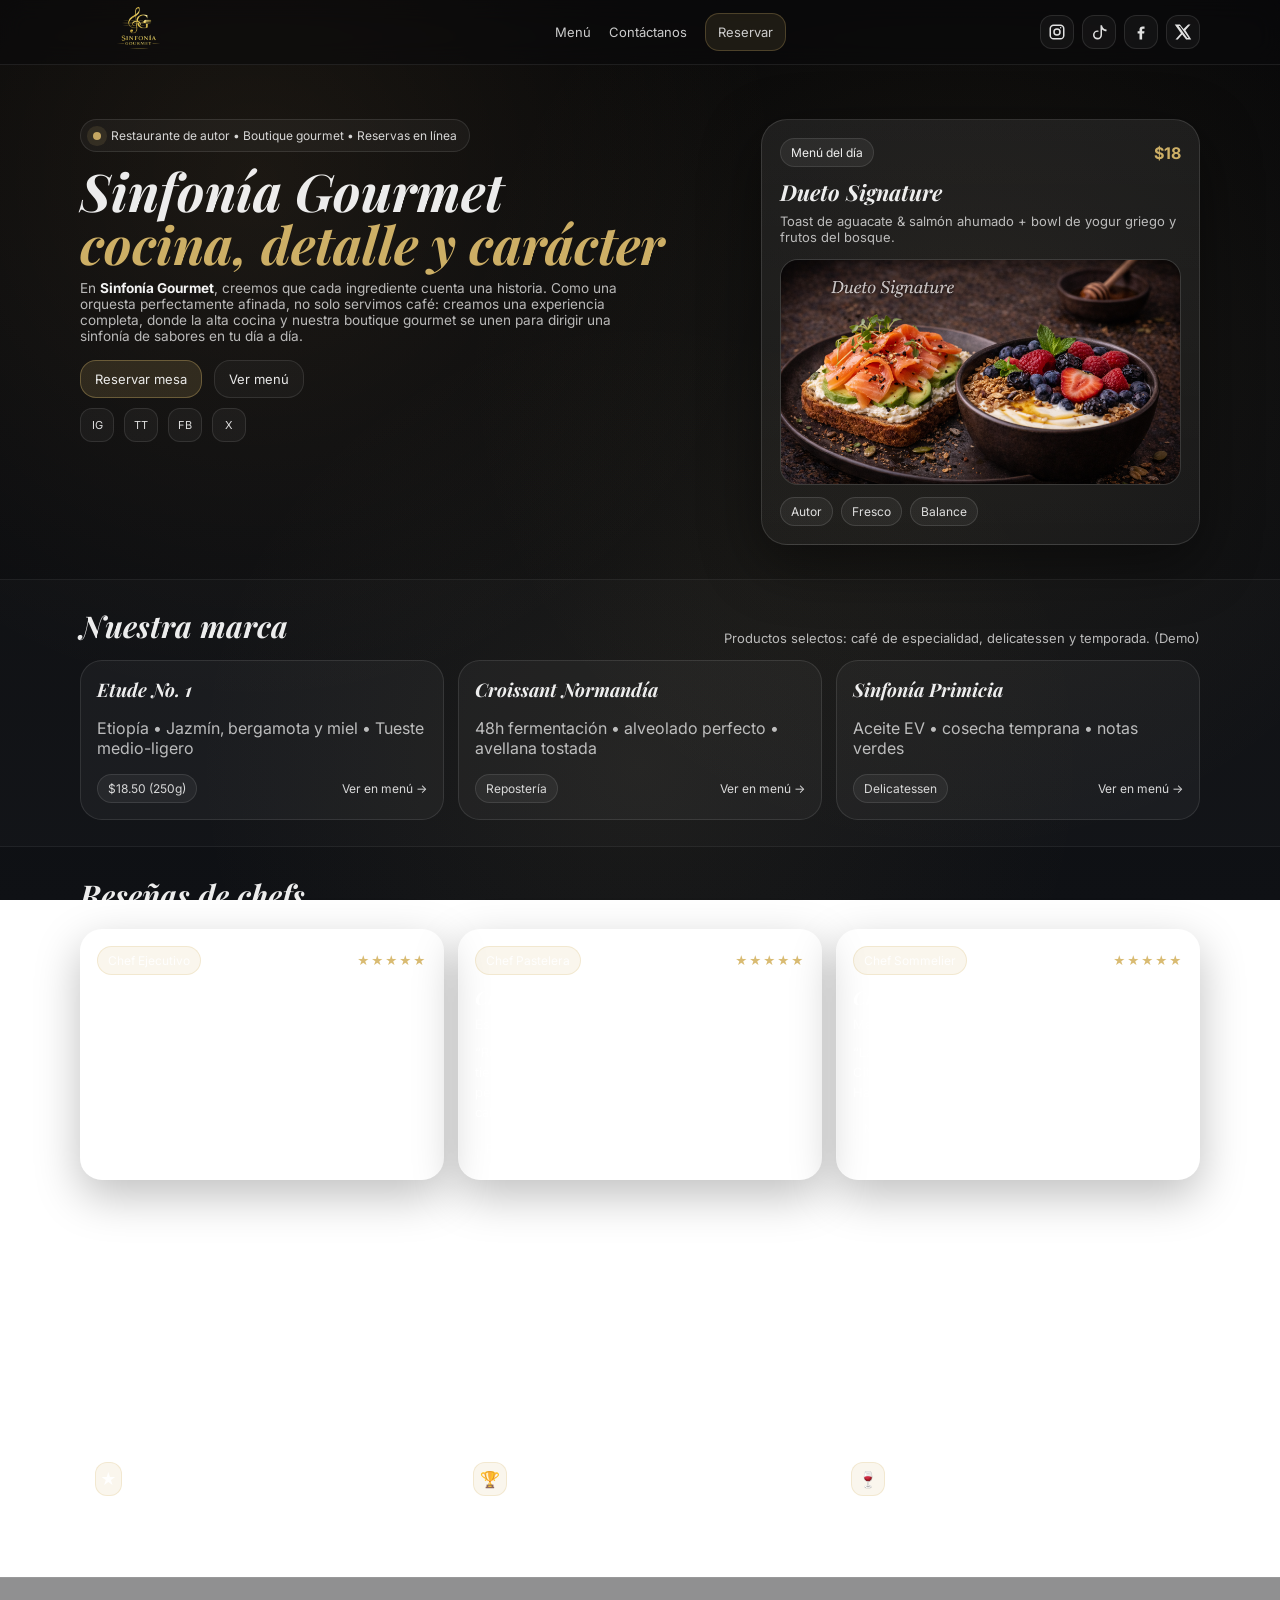
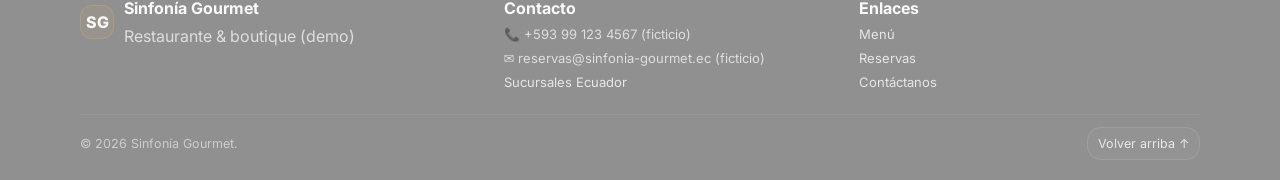
<file: index.html>
<!DOCTYPE html>
<html lang="es">

<head>
  <meta charset="UTF-8" />
  <meta name="viewport" content="width=device-width, initial-scale=1.0" />
  <title>Sinfonía Gourmet — Restaurante & Boutique</title>

  <link rel="preconnect" href="https://fonts.googleapis.com">
  <link rel="preconnect" href="https://fonts.gstatic.com" crossorigin>
  <link
    href="https://fonts.googleapis.com/css2?family=Playfair+Display:wght@500;700&family=Inter:wght@400;500;600&display=swap"
    rel="stylesheet">

  <link rel="stylesheet" href="css/styles.css" />
</head>

<body>
  <header class="header" id="top">
    <div class="container header__inner">
      <a class="brand" href="index.html" aria-label="Inicio">
        <span class="brand__logoWrap">
          <img class="brand__logo" src="assets/dishes/logo.jpg" alt="Logo Sinfonía Gourmet" />
        </span>
        <span class="brand__name"></span>
      </a>

      <nav class="nav">
        <a href="menu.html">Menú</a>
        <a href="contacto.html">Contáctanos</a>
        <a class="nav__cta" href="reservas.html">Reservar</a>
      </nav>

      <div class="navSocial" aria-label="Redes sociales">
        <a class="socialIcon" href="https://instagram.com/" target="_blank" rel="noopener" aria-label="Instagram">
          <svg viewBox="0 0 24 24" aria-hidden="true">
            <path
              d="M7.5 2h9A5.5 5.5 0 0 1 22 7.5v9A5.5 5.5 0 0 1 16.5 22h-9A5.5 5.5 0 0 1 2 16.5v-9A5.5 5.5 0 0 1 7.5 2zm9 2h-9A3.5 3.5 0 0 0 4 7.5v9A3.5 3.5 0 0 0 7.5 20h9a3.5 3.5 0 0 0 3.5-3.5v-9A3.5 3.5 0 0 0 16.5 4z" />
            <path d="M12 7a5 5 0 1 1 0 10 5 5 0 0 1 0-10zm0 2a3 3 0 1 0 0 6 3 3 0 0 0 0-6z" />
            <path d="M17.8 6.2a1 1 0 1 1-2 0 1 1 0 0 1 2 0z" />
          </svg>
        </a>

        <a class="socialIcon" href="https://tiktok.com/" target="_blank" rel="noopener" aria-label="TikTok">
          <svg viewBox="0 0 24 24" aria-hidden="true">
            <path
              d="M16 3c.6 3.4 2.6 5.4 6 5.8V11c-2.3-.1-4.2-.9-6-2.4V16a6 6 0 1 1-6-6c.4 0 .8 0 1.2.1V12a3.8 3.8 0 0 0-1.2-.2A4 4 0 1 0 14 16V3h2z" />
          </svg>
        </a>

        <a class="socialIcon" href="https://facebook.com/" target="_blank" rel="noopener" aria-label="Facebook">
          <svg viewBox="0 0 24 24" aria-hidden="true">
            <path
              d="M13.5 22v-8h2.7l.4-3H13.5V9.1c0-.9.3-1.6 1.6-1.6h1.6V4.8c-.3 0-1.3-.1-2.5-.1-2.5 0-4.2 1.5-4.2 4.3V11H7.5v3H10v8h3.5z" />
          </svg>
        </a>

        <a class="socialIcon" href="https://x.com/" target="_blank" rel="noopener" aria-label="X">
          <svg viewBox="0 0 24 24" aria-hidden="true">
            <path
              d="M18.9 2H22l-6.8 7.8L23 22h-6.8l-5.3-6.6L5 22H2l7.3-8.4L1 2h6.9l4.8 6.1L18.9 2zm-1.2 18h1.7L7.9 4H6.1l11.6 16z" />
          </svg>
        </a>
      </div>

      <button class="burger" type="button" aria-label="Abrir menú" aria-expanded="false">
        <span></span><span></span><span></span>
      </button>
    </div>

    <div class="mobileNav" hidden>
      <a href="menu.html">Menú</a>
      <a href="reservas.html">Reservas</a>
      <a href="contacto.html">Contáctanos</a>
    </div>
  </header>

  <main>
    <section class="hero">
      <div class="container hero__grid">
        <div class="hero__copy">
          <div class="badge">
            <span class="badge__dot"></span>
            <span>Restaurante de autor • Boutique gourmet • Reservas en línea</span>
          </div>

          <h1 class="hero__title">
            Sinfonía Gourmet
            <span class="hero__titleAccent">cocina, detalle y carácter</span>
          </h1>

          <p class="hero__text">
            En <strong>Sinfonía Gourmet</strong>, creemos que cada ingrediente cuenta una historia.
            Como una orquesta perfectamente afinada, no solo servimos café: creamos una experiencia completa,
            donde la alta cocina y nuestra boutique gourmet se unen para dirigir una sinfonía de sabores en tu día a
            día.
          </p>

          <div class="hero__actions">
            <a class="btn btn--primary" href="reservas.html">Reservar mesa</a>
            <a class="btn btn--ghost" href="menu.html">Ver menú</a>
          </div>

          <div class="socialRow" aria-label="Redes sociales (ficticias)">
            <a class="social" href="#" aria-label="Instagram">IG</a>
            <a class="social" href="#" aria-label="TikTok">TT</a>
            <a class="social" href="#" aria-label="Facebook">FB</a>
            <a class="social" href="#" aria-label="X">X</a>
          </div>
        </div>

        <div class="hero__visual">
          <article class="featureCard tilt" data-tilt data-tilt-max="10" aria-label="Menú del día (demo)">
            <div class="featureCard__top">
              <span class="chip">Menú del día</span>
              <span class="price">$18</span>
            </div>
            <h3>Dueto Signature</h3>
            <p>Toast de aguacate & salmón ahumado + bowl de yogur griego y frutos del bosque.</p>

            <div class="featureCard__img">
              <img src="assets/hero.jpg" alt=""
                onerror="this.style.display='none'; this.parentElement.classList.add('is-placeholder')" />
              <div class="imgPlaceholder">
                <span>Espacio para imagen</span>
                <small>assets/hero.jpg</small>
              </div>
            </div>

            <div class="featureCard__tags">
              <span>Autor</span><span>Fresco</span><span>Balance</span>
            </div>
          </article>
        </div>
      </div>
    </section>

    <section class="section section--soft">
      <div class="container">
        <div class="section__head">
          <h2>Nuestra marca</h2>
          <p>Productos selectos: café de especialidad, delicatessen y temporada. (Demo)</p>
        </div>

        <div class="miniGrid">
          <article class="miniCard tilt" data-tilt data-tilt-max="8">
            <h3>Etude No. 1</h3>
            <p class="muted">Etiopía • Jazmín, bergamota y miel • Tueste medio-ligero</p>
            <div class="miniCard__bottom">
              <span class="pill">$18.50 (250g)</span>
              <a class="link" href="menu.html">Ver en menú →</a>
            </div>
          </article>

          <article class="miniCard tilt" data-tilt data-tilt-max="8">
            <h3>Croissant Normandía</h3>
            <p class="muted">48h fermentación • alveolado perfecto • avellana tostada</p>
            <div class="miniCard__bottom">
              <span class="pill">Repostería</span>
              <a class="link" href="menu.html">Ver en menú →</a>
            </div>
          </article>

          <article class="miniCard tilt" data-tilt data-tilt-max="8">
            <h3>Sinfonía Primicia</h3>
            <p class="muted">Aceite EV • cosecha temprana • notas verdes</p>
            <div class="miniCard__bottom">
              <span class="pill">Delicatessen</span>
              <a class="link" href="menu.html">Ver en menú →</a>
            </div>
          </article>
        </div>
      </div>
    </section>

    <!-- Carrusel reseñas -->
    <section class="section">
      <div class="container">
        <div class="section__head">
          <h2>Reseñas de chefs</h2>
          <p>Opiniones ficticias inspiradas en crítica gastronómica profesional.</p>
        </div>

        <div class="chefGrid">
          <article class="chefCard">
            <div class="chefCard__top">
              <div class="chefBadge">Chef Ejecutivo</div>
              <div class="chefStars" aria-label="5 estrellas">★★★★★</div>
            </div>
            <h3>Chef Julien Moreau</h3>
            <p class="muted chefRole">Ex-consultor de alta cocina (ficticio)</p>
            <p class="chefQuote">
              “Una cocina con intención: técnica limpia, sabores definidos y un equilibrio que se siente contemporáneo.
              El risotto trufado está calibrado con precisión.”
            </p>
            <div class="chefMeta">
              <span class="pill">Técnica</span>
              <span class="pill">Balance</span>
              <span class="pill">Autor</span>
            </div>
          </article>

          <article class="chefCard">
            <div class="chefCard__top">
              <div class="chefBadge">Chef Pastelera</div>
              <div class="chefStars" aria-label="5 estrellas">★★★★★</div>
            </div>
            <h3>Chef Valentina Rossi</h3>
            <p class="muted chefRole">Especialista en repostería fina (ficticio)</p>
            <p class="chefQuote">
              “Repostería con ejecución impecable: el croissant tiene capas definidas, aroma noble y textura perfecta.
              Los macarons están perfectamente calibrados.”
            </p>
            <div class="chefMeta">
              <span class="pill">Repostería</span>
              <span class="pill">Textura</span>
              <span class="pill">Precisión</span>
            </div>
          </article>

          <article class="chefCard">
            <div class="chefCard__top">
              <div class="chefBadge">Chef Sommelier</div>
              <div class="chefStars" aria-label="5 estrellas">★★★★★</div>
            </div>
            <h3>Chef Andrés Lema</h3>
            <p class="muted chefRole">Maridaje & bebidas de autor (ficticio)</p>
            <p class="chefQuote">
              “La propuesta de bebidas tiene criterio: el Tónic Citric y el latte de pistacho elevan la experiencia.
              Hay identidad de marca y coherencia gastronómica.”
            </p>
            <div class="chefMeta">
              <span class="pill">Maridaje</span>
              <span class="pill">Bebidas</span>
              <span class="pill">Firma</span>
            </div>
          </article>
        </div>
      </div>
    </section>

    <section class="section section--soft">
      <div class="container">
        <div class="section__head">
          <h2>Una experiencia completa</h2>
          <p>Detalles que hacen que todo se sienta premium.</p>
        </div>

        <div class="experienceGrid">
          <article class="infoCard">
            <h3>Ingredientes selectos</h3>
            <p class="muted">Producto fresco y curado. Delicatessen y café de especialidad con identidad.</p>
          </article>

          <article class="infoCard">
            <h3>Técnica de autor</h3>
            <p class="muted">Cocción precisa, salsas equilibradas, y platos pensados para repetir.</p>
          </article>

          <article class="infoCard">
            <h3>Maridaje & temporada</h3>
            <p class="muted">Bebidas de autor y propuestas de temporada que cambian con el calendario.</p>
          </article>
        </div>

        <div class="awardStrip">
          <div class="awardItem">
            <span class="awardIcon" aria-hidden="true">★</span>
            <div>
              <strong>Estrellas (ficticias)</strong>
              <div class="muted">Reconocimiento inspirado en crítica gastronómica</div>
            </div>
          </div>

          <div class="awardItem">
            <span class="awardIcon" aria-hidden="true">🏆</span>
            <div>
              <strong>Servicio premium</strong>
              <div class="muted">Atención y experiencia de sala (demo)</div>
            </div>
          </div>

          <div class="awardItem">
            <span class="awardIcon" aria-hidden="true">🍷</span>
            <div>
              <strong>Maridaje curado</strong>
              <div class="muted">Bebidas de autor + selección de casa</div>
            </div>
          </div>
        </div>
      </div>
    </section>

    <footer class="footer">
      <div class="container footer__grid">
        <div class="footer__col">
          <div class="footerBrand">
            <span class="footerBrand__mark">SG</span>
            <div>
              <strong>Sinfonía Gourmet</strong>
              <div class="muted">Restaurante & boutique (demo)</div>
            </div>
          </div>
        </div>

        <div class="footer__col">
          <strong>Contacto</strong>
          <div class="footerList">
            <span class="muted">📞 +593 99 123 4567 (ficticio)</span>
            <span class="muted">✉️ reservas@sinfonia-gourmet.ec (ficticio)</span>
            <a href="contacto.html">Sucursales Ecuador</a>
          </div>
        </div>

        <div class="footer__col">
          <strong>Enlaces</strong>
          <div class="footerList">
            <a href="menu.html">Menú</a>
            <a href="reservas.html">Reservas</a>
            <a href="contacto.html">Contáctanos</a>
          </div>
        </div>

        <div class="footer__bottom">
          <span>© <span id="year"></span> Sinfonía Gourmet.</span>
          <a class="toTop" href="#top">Volver arriba ↑</a>
        </div>
      </div>
    </footer>

    <script src="js/app.js"></script>
</body>

</html>
</file>
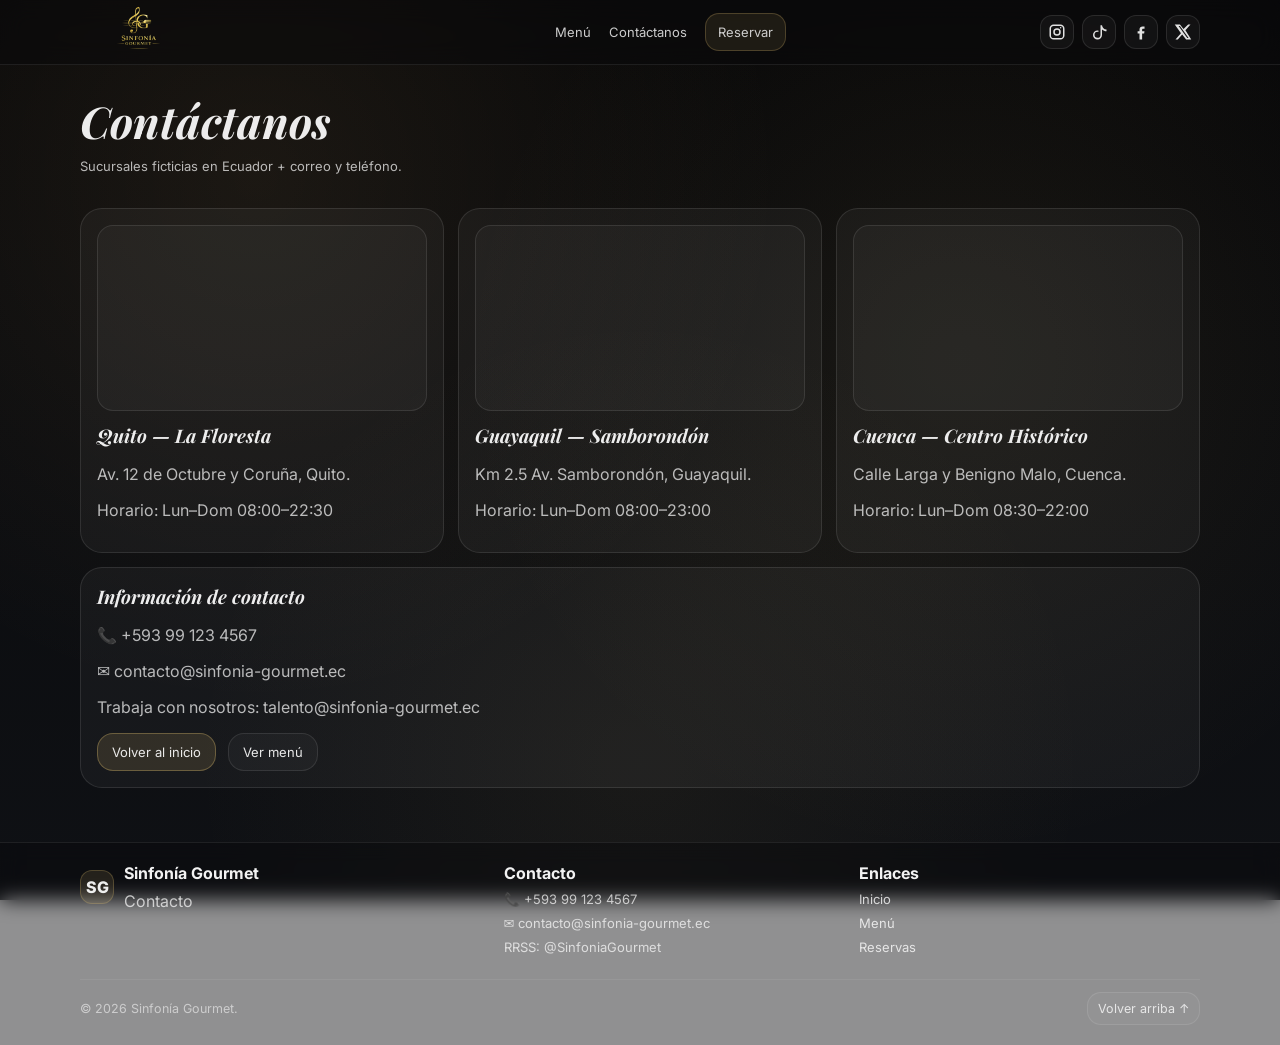
<file: contacto.html>
<!DOCTYPE html>
<html lang="es">

<head>
  <meta charset="UTF-8" />
  <meta name="viewport" content="width=device-width, initial-scale=1.0" />
  <title>Contáctanos — Sinfonía Gourmet</title>

  <link rel="preconnect" href="https://fonts.googleapis.com">
  <link rel="preconnect" href="https://fonts.gstatic.com" crossorigin>
  <link
    href="https://fonts.googleapis.com/css2?family=Playfair+Display:wght@500;700&family=Inter:wght@400;500;600&display=swap"
    rel="stylesheet">

  <link rel="stylesheet" href="css/styles.css" />
</head>

<body>
  <header class="header" id="top">
    <div class="container header__inner">
      <a class="brand" href="index.html" aria-label="Inicio">
        <span class="brand__logoWrap">
          <img class="brand__logo" src="assets/dishes/logo.jpg" alt="Logo Sinfonía Gourmet" />
        </span>
        <span class="brand__name"></span>
      </a>

      <nav class="nav">
        <a href="menu.html">Menú</a>
        <a href="contacto.html">Contáctanos</a>
        <a class="nav__cta" href="reservas.html">Reservar</a>
      </nav>

      <div class="navSocial" aria-label="Redes sociales">
        <a class="socialIcon" href="https://instagram.com/" target="_blank" rel="noopener" aria-label="Instagram">
          <svg viewBox="0 0 24 24" aria-hidden="true">
            <path
              d="M7.5 2h9A5.5 5.5 0 0 1 22 7.5v9A5.5 5.5 0 0 1 16.5 22h-9A5.5 5.5 0 0 1 2 16.5v-9A5.5 5.5 0 0 1 7.5 2zm9 2h-9A3.5 3.5 0 0 0 4 7.5v9A3.5 3.5 0 0 0 7.5 20h9a3.5 3.5 0 0 0 3.5-3.5v-9A3.5 3.5 0 0 0 16.5 4z" />
            <path d="M12 7a5 5 0 1 1 0 10 5 5 0 0 1 0-10zm0 2a3 3 0 1 0 0 6 3 3 0 0 0 0-6z" />
            <path d="M17.8 6.2a1 1 0 1 1-2 0 1 1 0 0 1 2 0z" />
          </svg>
        </a>

        <a class="socialIcon" href="https://tiktok.com/" target="_blank" rel="noopener" aria-label="TikTok">
          <svg viewBox="0 0 24 24" aria-hidden="true">
            <path
              d="M16 3c.6 3.4 2.6 5.4 6 5.8V11c-2.3-.1-4.2-.9-6-2.4V16a6 6 0 1 1-6-6c.4 0 .8 0 1.2.1V12a3.8 3.8 0 0 0-1.2-.2A4 4 0 1 0 14 16V3h2z" />
          </svg>
        </a>

        <a class="socialIcon" href="https://facebook.com/" target="_blank" rel="noopener" aria-label="Facebook">
          <svg viewBox="0 0 24 24" aria-hidden="true">
            <path
              d="M13.5 22v-8h2.7l.4-3H13.5V9.1c0-.9.3-1.6 1.6-1.6h1.6V4.8c-.3 0-1.3-.1-2.5-.1-2.5 0-4.2 1.5-4.2 4.3V11H7.5v3H10v8h3.5z" />
          </svg>
        </a>

        <a class="socialIcon" href="https://x.com/" target="_blank" rel="noopener" aria-label="X">
          <svg viewBox="0 0 24 24" aria-hidden="true">
            <path
              d="M18.9 2H22l-6.8 7.8L23 22h-6.8l-5.3-6.6L5 22H2l7.3-8.4L1 2h6.9l4.8 6.1L18.9 2zm-1.2 18h1.7L7.9 4H6.1l11.6 16z" />
          </svg>
        </a>
      </div>

      <button class="burger" type="button" aria-label="Abrir menú" aria-expanded="false">
        <span></span><span></span><span></span>
      </button>
    </div>

    <div class="mobileNav" hidden>
      <a href="menu.html">Menú</a>
      <a href="reservas.html">Reservas</a>
      <a href="contacto.html">Contáctanos</a>
    </div>
  </header>

  <main>
    <section class="pageHero">
      <div class="container pageHero__inner">
        <h1>Contáctanos</h1>
        <p class="muted">Sucursales ficticias en Ecuador + correo y teléfono.</p>
      </div>
    </section>

    <section class="section">
      <div class="container contactGrid">
        <div class="card">
          <div class="mapEmbed">
            <iframe title="Mapa Quito — La Floresta" loading="lazy" referrerpolicy="no-referrer-when-downgrade"
              src="https://www.google.com/maps?q=Av.%2012%20de%20Octubre%20y%20Coru%C3%B1a%20Quito%20Ecuador&output=embed">
            </iframe>
          </div>

          <h3>Quito — La Floresta</h3>
          <p class="muted">Av. 12 de Octubre y Coruña, Quito.</p>
          <p class="muted">Horario: Lun–Dom 08:00–22:30</p>
        </div>

        <div class="card">
          <div class="mapEmbed">
            <iframe title="Mapa Guayaquil — Samborondón" loading="lazy" referrerpolicy="no-referrer-when-downgrade"
              src="https://www.google.com/maps?q=Km%202.5%20Av.%20Samborond%C3%B3n%20Guayaquil%20Ecuador&output=embed">
            </iframe>
          </div>

          <h3>Guayaquil — Samborondón</h3>
          <p class="muted">Km 2.5 Av. Samborondón, Guayaquil.</p>
          <p class="muted">Horario: Lun–Dom 08:00–23:00</p>
        </div>

        <div class="card">
          <div class="mapEmbed">
            <iframe title="Mapa Cuenca — Centro Histórico" loading="lazy" referrerpolicy="no-referrer-when-downgrade"
              src="https://www.google.com/maps?q=Calle%20Larga%20y%20Benigno%20Malo%20Cuenca%20Ecuador&output=embed">
            </iframe>
          </div>

          <h3>Cuenca — Centro Histórico</h3>
          <p class="muted">Calle Larga y Benigno Malo, Cuenca.</p>
          <p class="muted">Horario: Lun–Dom 08:30–22:00</p>
        </div>

        <div class="card card--full">
          <h3>Información de contacto</h3>
          <p class="muted">📞 +593 99 123 4567</p>
          <p class="muted">✉️ contacto@sinfonia-gourmet.ec</p>
          <p class="muted">Trabaja con nosotros: talento@sinfonia-gourmet.ec</p>

          <div class="ctaRow">
            <a class="btn btn--primary" href="index.html">Volver al inicio</a>
            <a class="btn btn--ghost" href="menu.html">Ver menú</a>
          </div>
        </div>
      </div>
    </section>
  </main>

  <footer class="footer">
    <div class="container footer__grid">
      <div class="footer__col">
        <div class="footerBrand">
          <span class="footerBrand__mark">SG</span>
          <div>
            <strong>Sinfonía Gourmet</strong>
            <div class="muted">Contacto</div>
          </div>
        </div>
      </div>

      <div class="footer__col">
        <strong>Contacto</strong>
        <div class="footerList">
          <span class="muted">📞 +593 99 123 4567</span>
          <span class="muted">✉️ contacto@sinfonia-gourmet.ec</span>
          <span class="muted">RRSS: @SinfoniaGourmet</span>
        </div>
      </div>

      <div class="footer__col">
        <strong>Enlaces</strong>
        <div class="footerList">
          <a href="index.html">Inicio</a>
          <a href="menu.html">Menú</a>
          <a href="reservas.html">Reservas</a>
        </div>
      </div>

      <div class="footer__bottom">
        <span>© <span id="year"></span> Sinfonía Gourmet.</span>
        <a class="toTop" href="#top">Volver arriba ↑</a>
      </div>
    </div>
  </footer>

  <script src="js/app.js"></script>
</body>

</html>
</file>
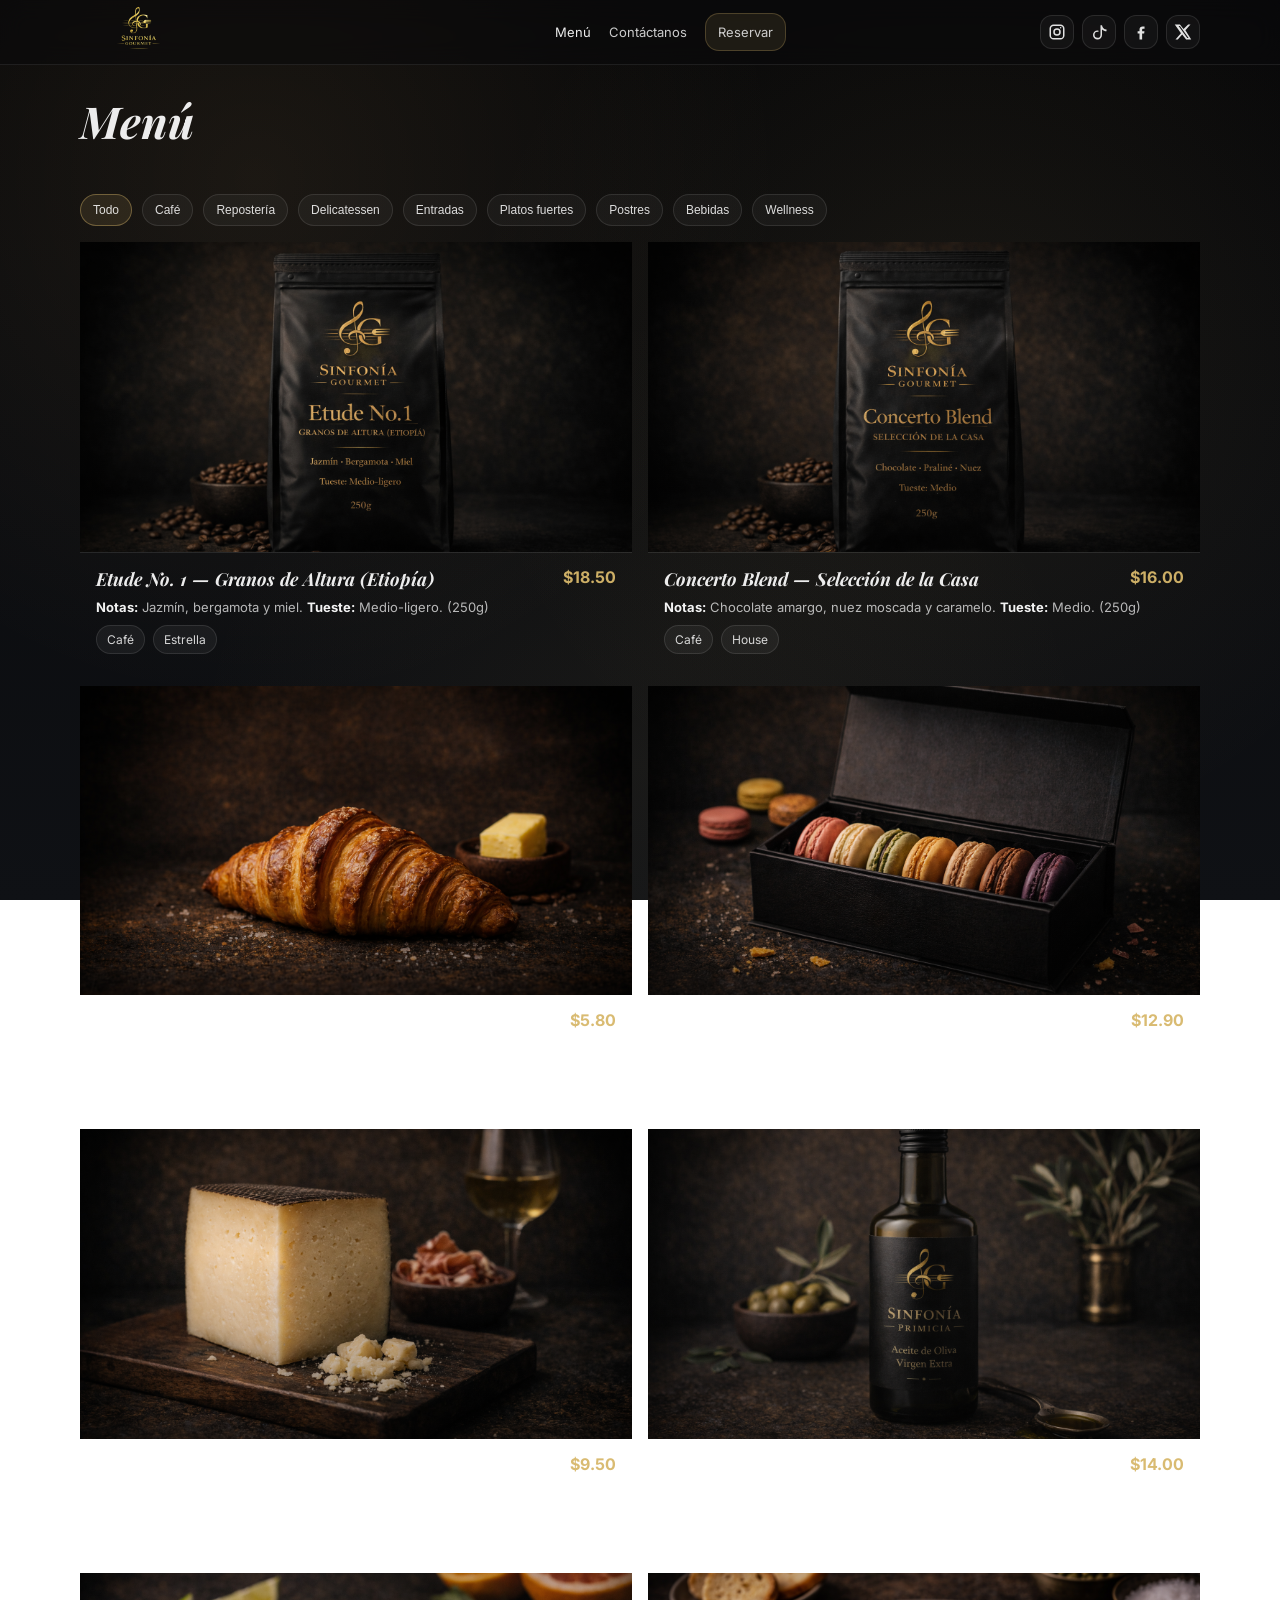
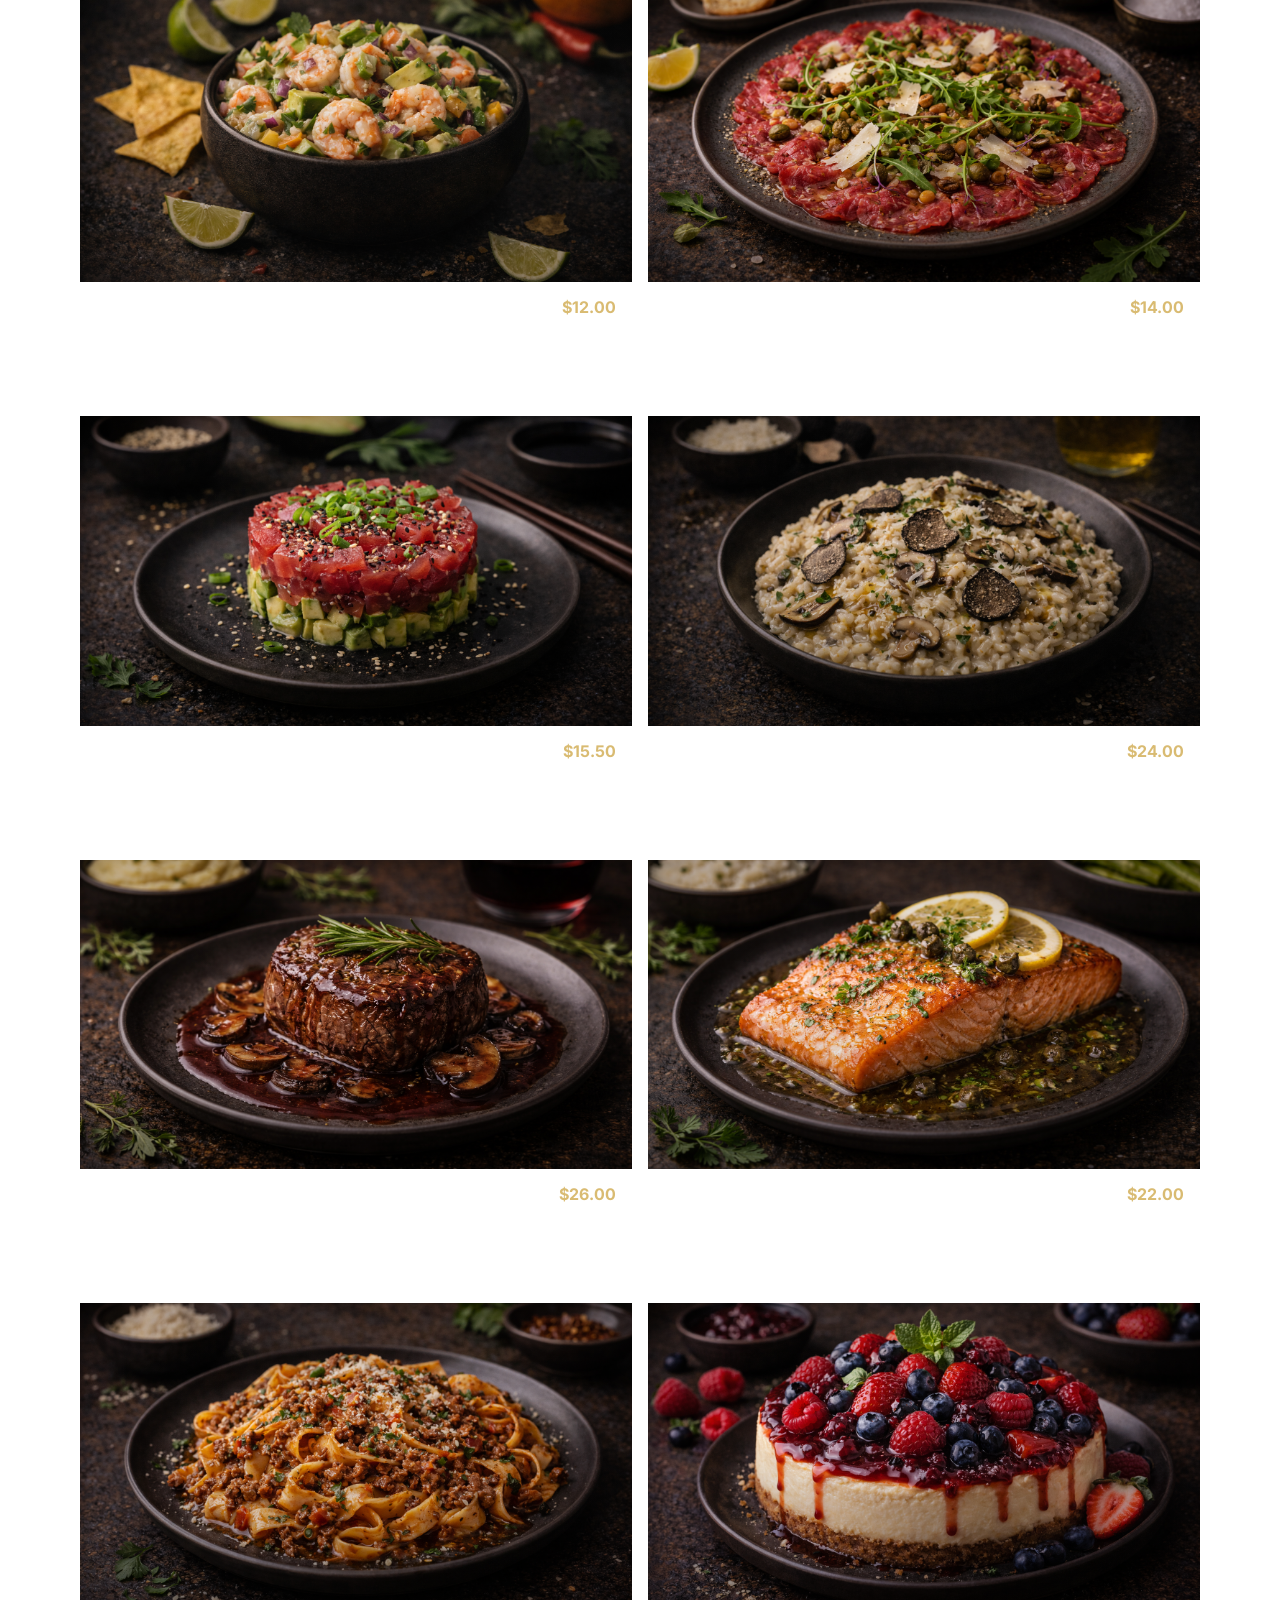
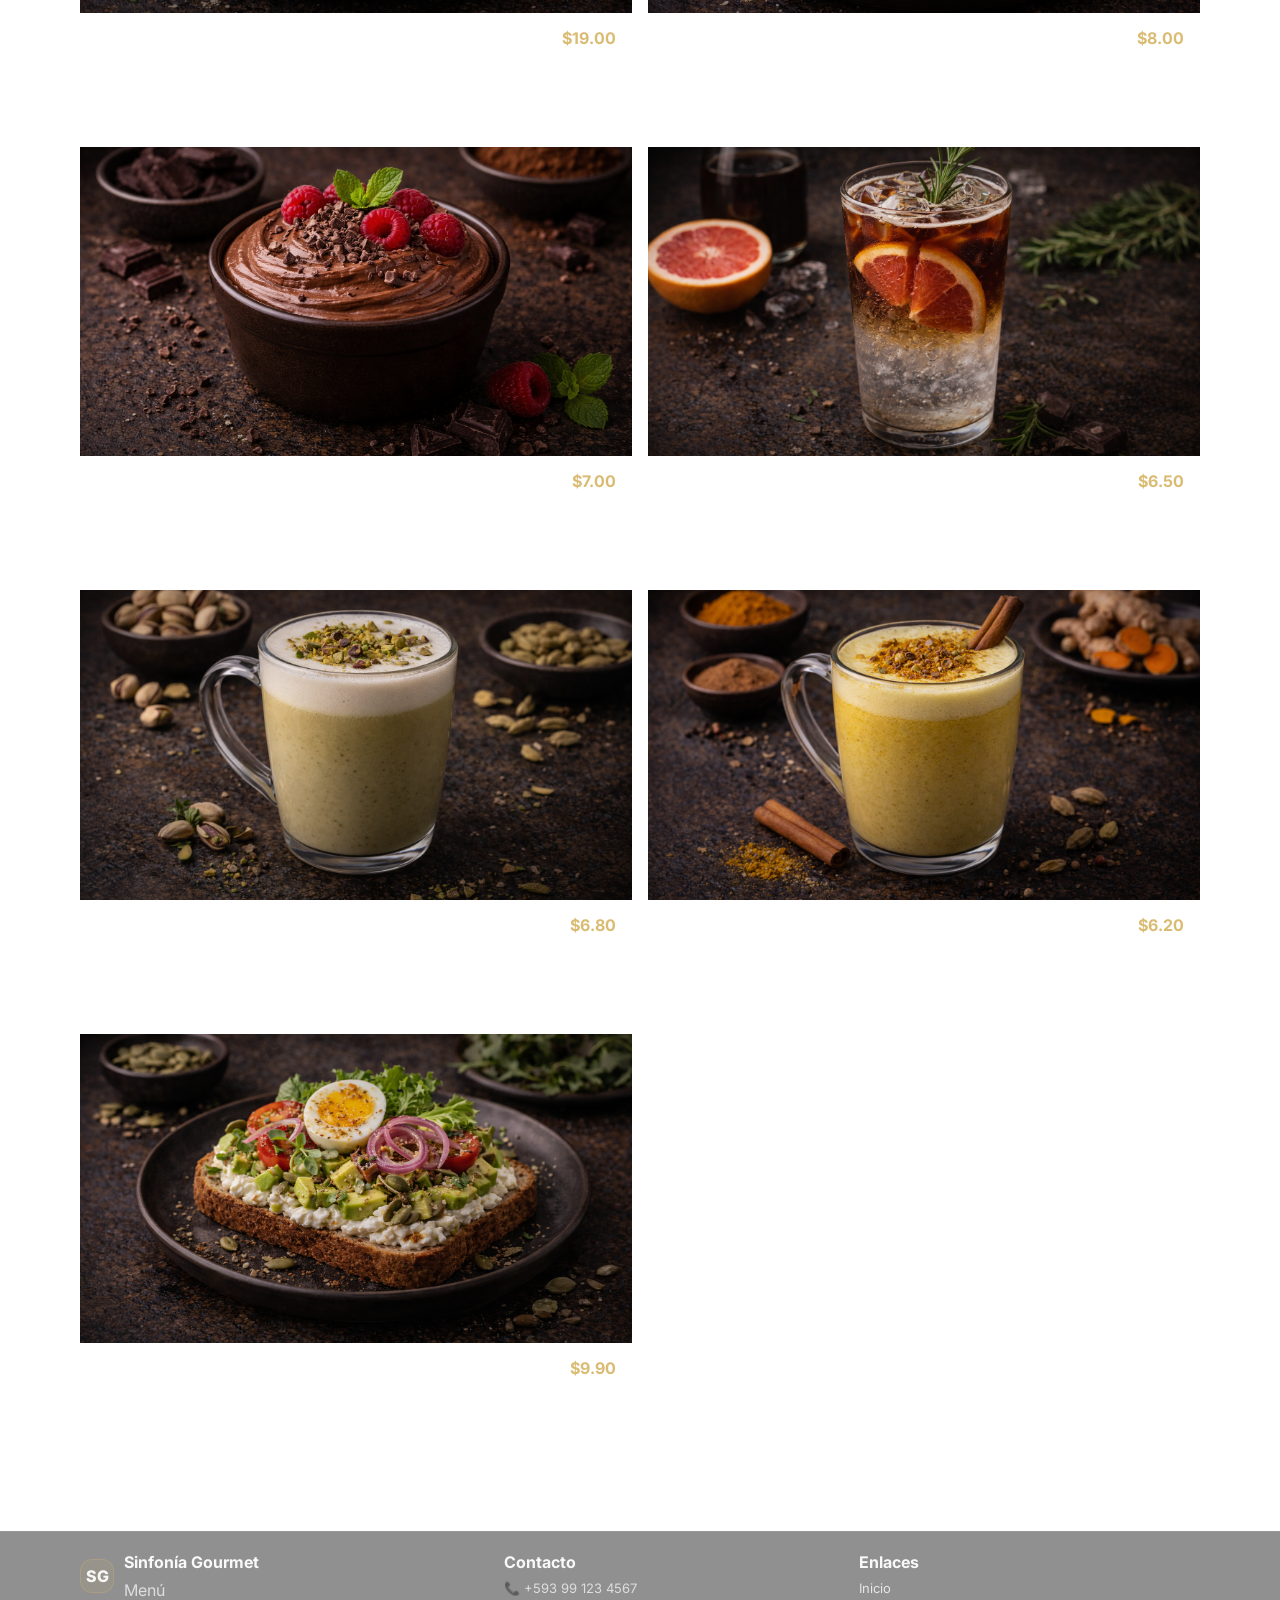
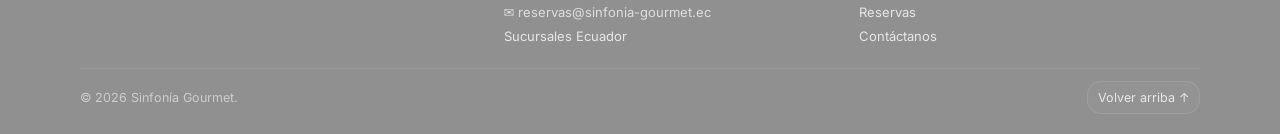
<file: menu.html>
<!DOCTYPE html>
<html lang="es">
<head>
  <meta charset="UTF-8" />
  <meta name="viewport" content="width=device-width, initial-scale=1.0" />
  <title>Menú — Sinfonía Gourmet</title>

  <link rel="preconnect" href="https://fonts.googleapis.com">
  <link rel="preconnect" href="https://fonts.gstatic.com" crossorigin>
  <link href="https://fonts.googleapis.com/css2?family=Playfair+Display:wght@500;700&family=Inter:wght@400;500;600&display=swap" rel="stylesheet">

  <link rel="stylesheet" href="css/styles.css" />
</head>
<body>
  <header class="header" id="top">
    <div class="container header__inner">
      <a class="brand" href="index.html" aria-label="Inicio">
        <span class="brand__logoWrap">
          <img class="brand__logo" src="assets/dishes/logo.jpg" alt="Logo Sinfonía Gourmet" />
        </span>
        <span class="brand__name"></span>
      </a>

      <nav class="nav">
        <a href="menu.html" class="is-current">Menú</a>
        <a href="contacto.html">Contáctanos</a>
        <a href="reservas.html" class="nav__cta">Reservar</a>
      </nav>

      <div class="navSocial" aria-label="Redes sociales">
        <a class="socialIcon" href="https://instagram.com/" target="_blank" rel="noopener" aria-label="Instagram">
          <svg viewBox="0 0 24 24" aria-hidden="true">
            <path
              d="M7.5 2h9A5.5 5.5 0 0 1 22 7.5v9A5.5 5.5 0 0 1 16.5 22h-9A5.5 5.5 0 0 1 2 16.5v-9A5.5 5.5 0 0 1 7.5 2zm9 2h-9A3.5 3.5 0 0 0 4 7.5v9A3.5 3.5 0 0 0 7.5 20h9a3.5 3.5 0 0 0 3.5-3.5v-9A3.5 3.5 0 0 0 16.5 4z" />
            <path d="M12 7a5 5 0 1 1 0 10 5 5 0 0 1 0-10zm0 2a3 3 0 1 0 0 6 3 3 0 0 0 0-6z" />
            <path d="M17.8 6.2a1 1 0 1 1-2 0 1 1 0 0 1 2 0z" />
          </svg>
        </a>

        <a class="socialIcon" href="https://tiktok.com/" target="_blank" rel="noopener" aria-label="TikTok">
          <svg viewBox="0 0 24 24" aria-hidden="true">
            <path
              d="M16 3c.6 3.4 2.6 5.4 6 5.8V11c-2.3-.1-4.2-.9-6-2.4V16a6 6 0 1 1-6-6c.4 0 .8 0 1.2.1V12a3.8 3.8 0 0 0-1.2-.2A4 4 0 1 0 14 16V3h2z" />
          </svg>
        </a>

        <a class="socialIcon" href="https://facebook.com/" target="_blank" rel="noopener" aria-label="Facebook">
          <svg viewBox="0 0 24 24" aria-hidden="true">
            <path
              d="M13.5 22v-8h2.7l.4-3H13.5V9.1c0-.9.3-1.6 1.6-1.6h1.6V4.8c-.3 0-1.3-.1-2.5-.1-2.5 0-4.2 1.5-4.2 4.3V11H7.5v3H10v8h3.5z" />
          </svg>
        </a>

        <a class="socialIcon" href="https://x.com/" target="_blank" rel="noopener" aria-label="X">
          <svg viewBox="0 0 24 24" aria-hidden="true">
            <path
              d="M18.9 2H22l-6.8 7.8L23 22h-6.8l-5.3-6.6L5 22H2l7.3-8.4L1 2h6.9l4.8 6.1L18.9 2zm-1.2 18h1.7L7.9 4H6.1l11.6 16z" />
          </svg>
        </a>
      </div>

      <button class="burger" type="button" aria-label="Abrir menú" aria-expanded="false">
        <span></span><span></span><span></span>
      </button>
    </div>

    <div class="mobileNav" hidden>
      <a href="menu.html">Menú</a>
      <a href="reservas.html">Reservas</a>
      <a href="contacto.html">Contáctanos</a>
    </div>
  </header>

  <main>
    <section class="pageHero">
      <div class="container pageHero__inner">
        <h1>Menú</h1>
      </div>
    </section>

    <section class="section">
      <div class="container">
        <div class="filters" role="tablist" aria-label="Categorías del menú">
          <button class="filter is-active" type="button" data-filter="all">Todo</button>
          <button class="filter" type="button" data-filter="cafe">Café</button>
          <button class="filter" type="button" data-filter="reposteria">Repostería</button>
          <button class="filter" type="button" data-filter="delicatessen">Delicatessen</button>
          <button class="filter" type="button" data-filter="entradas">Entradas</button>
          <button class="filter" type="button" data-filter="fuertes">Platos fuertes</button>
          <button class="filter" type="button" data-filter="postres">Postres</button>
          <button class="filter" type="button" data-filter="bebidas">Bebidas</button>
          <button class="filter" type="button" data-filter="wellness">Wellness</button>
        </div>

        <div class="menuGrid menuGrid--cards" id="menuGrid">

          <!-- Café -->
          <article class="dishCard menuItem" data-category="cafe">
            <div class="dishCard__img">
              <img src="assets/dishes/coffee-etude.jpg" alt="Etude No. 1" onerror="this.style.display='none'; this.parentElement.classList.add('is-placeholder')" />
            </div>
            <div class="dishCard__body">
              <div class="dishCard__top">
                <h3>Etude No. 1 — Granos de Altura (Etiopía)</h3>
                <span class="menuItem__price">$18.50</span>
              </div>
              <p><strong>Notas:</strong> Jazmín, bergamota y miel. <strong>Tueste:</strong> Medio-ligero. (250g)</p>
              <div class="dishCard__meta">
                <span class="menuItem__tag">Café</span><span class="pill">Estrella</span>
              </div>
            </div>
          </article>

          <article class="dishCard menuItem" data-category="cafe">
            <div class="dishCard__img">
              <img src="assets/dishes/coffee-concerto.jpg" alt="Concerto Blend" onerror="this.style.display='none'; this.parentElement.classList.add('is-placeholder')" />
              <div class="imgPlaceholder"><span>Imagen</span><small>assets/dishes/coffee-concerto.jpg</small></div>
            </div>
            <div class="dishCard__body">
              <div class="dishCard__top">
                <h3>Concerto Blend — Selección de la Casa</h3>
                <span class="menuItem__price">$16.00</span>
              </div>
              <p><strong>Notas:</strong> Chocolate amargo, nuez moscada y caramelo. <strong>Tueste:</strong> Medio. (250g)</p>
              <div class="dishCard__meta">
                <span class="menuItem__tag">Café</span><span class="pill">House</span>
              </div>
            </div>
          </article>

          <!-- Repostería -->
          <article class="dishCard menuItem" data-category="reposteria">
            <div class="dishCard__img">
              <img src="assets/dishes/croissant.jpg" alt="Croissant" onerror="this.style.display='none'; this.parentElement.classList.add('is-placeholder')" />
              <div class="imgPlaceholder"><span>Imagen</span><small>assets/dishes/croissant.jpg</small></div>
            </div>
            <div class="dishCard__body">
              <div class="dishCard__top">
                <h3>Croissant de Mantequilla de Normandía</h3>
                <span class="menuItem__price">$5.80</span>
              </div>
              <p>48 horas de fermentación, alveolado perfecto y aroma a avellana tostada.</p>
              <div class="dishCard__meta">
                <span class="menuItem__tag">Repostería</span><span class="pill">Estrella</span>
              </div>
            </div>
          </article>

          <article class="dishCard menuItem" data-category="reposteria">
            <div class="dishCard__img">
              <img src="assets/dishes/macarons.jpg" alt="Macarons" onerror="this.style.display='none'; this.parentElement.classList.add('is-placeholder')" />
              <div class="imgPlaceholder"><span>Imagen</span><small>assets/dishes/macarons.jpg</small></div>
            </div>
            <div class="dishCard__body">
              <div class="dishCard__top">
                <h3>Cofre de Macarons de Autor</h3>
                <span class="menuItem__price">$12.90</span>
              </div>
              <p><strong>Sabores:</strong> Lavanda, Pistacho de Sicilia y Café Espresso.</p>
              <div class="dishCard__meta">
                <span class="menuItem__tag">Repostería</span><span class="pill">Edición</span>
              </div>
            </div>
          </article>

          <!-- Delicatessen -->
          <article class="dishCard menuItem" data-category="delicatessen">
            <div class="dishCard__img">
              <img src="assets/dishes/manchego.jpg" alt="Manchego" onerror="this.style.display='none'; this.parentElement.classList.add('is-placeholder')" />
              <div class="imgPlaceholder"><span>Imagen</span><small>assets/dishes/manchego.jpg</small></div>
            </div>
            <div class="dishCard__body">
              <div class="dishCard__top">
                <h3>Queso Manchego DOP (12 meses)</h3>
                <span class="menuItem__price">$9.50</span>
              </div>
              <p>Sabor intenso con notas de frutos secos. (Porción)</p>
              <div class="dishCard__meta">
                <span class="menuItem__tag">Delicatessen</span><span class="pill">Curación</span>
              </div>
            </div>
          </article>

          <article class="dishCard menuItem" data-category="delicatessen">
            <div class="dishCard__img">
              <img src="assets/dishes/olive-oil.jpg" alt="Aceite" onerror="this.style.display='none'; this.parentElement.classList.add('is-placeholder')" />
              <div class="imgPlaceholder"><span>Imagen</span><small>assets/dishes/olive-oil.jpg</small></div>
            </div>
            <div class="dishCard__body">
              <div class="dishCard__top">
                <h3>Aceite de Oliva EV “Sinfonía Primicia”</h3>
                <span class="menuItem__price">$14.00</span>
              </div>
              <p><strong>Origen:</strong> cosecha temprana, notas verdes y picor equilibrado.</p>
              <div class="dishCard__meta">
                <span class="menuItem__tag">Delicatessen</span><span class="pill">Marca</span>
              </div>
            </div>
          </article>

          <!-- Entradas -->
          <article class="dishCard menuItem" data-category="entradas">
            <div class="dishCard__img">
              <img src="assets/dishes/ceviche.jpg" alt="Ceviche" onerror="this.style.display='none'; this.parentElement.classList.add('is-placeholder')" />
              <div class="imgPlaceholder"><span>Imagen</span><small>assets/dishes/ceviche.jpg</small></div>
            </div>
            <div class="dishCard__body">
              <div class="dishCard__top">
                <h3>Ceviche de camarón cítrico</h3>
                <span class="menuItem__price">$12.00</span>
              </div>
              <p>Camarón fresco, cítricos, cebolla morada, crocante de maíz y aceite de hierbas.</p>
              <div class="dishCard__meta">
                <span class="menuItem__tag">Entradas</span><span class="pill">Fresco</span>
              </div>
            </div>
          </article>

          <article class="dishCard menuItem" data-category="entradas">
            <div class="dishCard__img">
              <img src="assets/dishes/carpaccio.jpg" alt="Carpaccio" onerror="this.style.display='none'; this.parentElement.classList.add('is-placeholder')" />
              <div class="imgPlaceholder"><span>Imagen</span><small>assets/dishes/carpaccio.jpg</small></div>
            </div>
            <div class="dishCard__body">
              <div class="dishCard__top">
                <h3>Carpaccio de res</h3>
                <span class="menuItem__price">$14.00</span>
              </div>
              <p>Láminas finas, parmesano, rúcula y aceite cítrico.</p>
              <div class="dishCard__meta">
                <span class="menuItem__tag">Entradas</span><span class="pill">Clásico</span>
              </div>
            </div>
          </article>

          <article class="dishCard menuItem" data-category="entradas">
            <div class="dishCard__img">
              <img src="assets/dishes/tartare.jpg" alt="Tartar" onerror="this.style.display='none'; this.parentElement.classList.add('is-placeholder')" />
              <div class="imgPlaceholder"><span>Imagen</span><small>assets/dishes/tartare.jpg</small></div>
            </div>
            <div class="dishCard__body">
              <div class="dishCard__top">
                <h3>Tartar de atún & ajonjolí</h3>
                <span class="menuItem__price">$15.50</span>
              </div>
              <p>Atún, lima, soya suave, ajonjolí tostado y crocante artesanal.</p>
              <div class="dishCard__meta">
                <span class="menuItem__tag">Entradas</span><span class="pill">Autor</span>
              </div>
            </div>
          </article>

          <!-- Fuertes -->
          <article class="dishCard menuItem" data-category="fuertes">
            <div class="dishCard__img">
              <img src="assets/dishes/risotto.jpg" alt="Risotto" onerror="this.style.display='none'; this.parentElement.classList.add('is-placeholder')" />
              <div class="imgPlaceholder"><span>Imagen</span><small>assets/dishes/risotto.jpg</small></div>
            </div>
            <div class="dishCard__body">
              <div class="dishCard__top">
                <h3>Risotto trufado</h3>
                <span class="menuItem__price">$24.00</span>
              </div>
              <p>Arroz arborio, hongos, crema ligera y aceite de trufa.</p>
              <div class="dishCard__meta">
                <span class="menuItem__tag">Fuertes</span><span class="pill">Signature</span>
              </div>
            </div>
          </article>

          <article class="dishCard menuItem" data-category="fuertes">
            <div class="dishCard__img">
              <img src="assets/dishes/steak.jpg" alt="Filete" onerror="this.style.display='none'; this.parentElement.classList.add('is-placeholder')" />
              <div class="imgPlaceholder"><span>Imagen</span><small>assets/dishes/steak.jpg</small></div>
            </div>
            <div class="dishCard__body">
              <div class="dishCard__top">
                <h3>Filete en salsa de vino</h3>
                <span class="menuItem__price">$26.00</span>
              </div>
              <p>Sellado perfecto, papas rústicas y demi-glace.</p>
              <div class="dishCard__meta">
                <span class="menuItem__tag">Fuertes</span><span class="pill">Premium</span>
              </div>
            </div>
          </article>

          <article class="dishCard menuItem" data-category="fuertes">
            <div class="dishCard__img">
              <img src="assets/dishes/salmon.jpg" alt="Salmón" onerror="this.style.display='none'; this.parentElement.classList.add('is-placeholder')" />
              <div class="imgPlaceholder"><span>Imagen</span><small>assets/dishes/salmon.jpg</small></div>
            </div>
            <div class="dishCard__body">
              <div class="dishCard__top">
                <h3>Salmón a la mantequilla</h3>
                <span class="menuItem__price">$22.00</span>
              </div>
              <p>Salsa limón-eneldo, vegetales glaseados y puré suave.</p>
              <div class="dishCard__meta">
                <span class="menuItem__tag">Fuertes</span><span class="pill">Mar</span>
              </div>
            </div>
          </article>

          <article class="dishCard menuItem" data-category="fuertes">
            <div class="dishCard__img">
              <img src="assets/dishes/pasta.jpg" alt="Pasta" onerror="this.style.display='none'; this.parentElement.classList.add('is-placeholder')" />
              <div class="imgPlaceholder"><span>Imagen</span><small>assets/dishes/pasta.jpg</small></div>
            </div>
            <div class="dishCard__body">
              <div class="dishCard__top">
                <h3>Pasta al ragú de autor</h3>
                <span class="menuItem__price">$19.00</span>
              </div>
              <p>Ragú lento, tomate reducido, queso madurado y aceite aromático.</p>
              <div class="dishCard__meta">
                <span class="menuItem__tag">Fuertes</span><span class="pill">Confort</span>
              </div>
            </div>
          </article>

          <!-- Postres -->
          <article class="dishCard menuItem" data-category="postres">
            <div class="dishCard__img">
              <img src="assets/dishes/cheesecake.jpg" alt="Cheesecake" onerror="this.style.display='none'; this.parentElement.classList.add('is-placeholder')" />
              <div class="imgPlaceholder"><span>Imagen</span><small>assets/dishes/cheesecake.jpg</small></div>
            </div>
            <div class="dishCard__body">
              <div class="dishCard__top">
                <h3>Cheesecake de frutos rojos</h3>
                <span class="menuItem__price">$8.00</span>
              </div>
              <p>Cremoso, base de galleta y coulis artesanal.</p>
              <div class="dishCard__meta">
                <span class="menuItem__tag">Postres</span><span class="pill">Top</span>
              </div>
            </div>
          </article>

          <article class="dishCard menuItem" data-category="postres">
            <div class="dishCard__img">
              <img src="assets/dishes/mousse.jpg" alt="Mousse" onerror="this.style.display='none'; this.parentElement.classList.add('is-placeholder')" />
              <div class="imgPlaceholder"><span>Imagen</span><small>assets/dishes/mousse.jpg</small></div>
            </div>
            <div class="dishCard__body">
              <div class="dishCard__top">
                <h3>Mousse de chocolate 70%</h3>
                <span class="menuItem__price">$7.00</span>
              </div>
              <p>Textura aireada con toque de sal marina y cacao fino.</p>
              <div class="dishCard__meta">
                <span class="menuItem__tag">Postres</span><span class="pill">Intenso</span>
              </div>
            </div>
          </article>

          <!-- Bebidas -->
          <article class="dishCard menuItem" data-category="bebidas">
            <div class="dishCard__img">
              <img src="assets/dishes/tonic-citric.jpg" alt="Tónic" onerror="this.style.display='none'; this.parentElement.classList.add('is-placeholder')" />
              <div class="imgPlaceholder"><span>Imagen</span><small>assets/dishes/tonic-citric.jpg</small></div>
            </div>
            <div class="dishCard__body">
              <div class="dishCard__top">
                <h3>Tónic Citric</h3>
                <span class="menuItem__price">$6.50</span>
              </div>
              <p>Café extraído en frío con agua tónica, pomelo y romero.</p>
              <div class="dishCard__meta">
                <span class="menuItem__tag">Bebidas</span><span class="pill">Temporada</span>
              </div>
            </div>
          </article>

          <article class="dishCard menuItem" data-category="bebidas">
            <div class="dishCard__img">
              <img src="assets/dishes/latte-pistacho.jpg" alt="Latte" onerror="this.style.display='none'; this.parentElement.classList.add('is-placeholder')" />
              <div class="imgPlaceholder"><span>Imagen</span><small>assets/dishes/latte-pistacho.jpg</small></div>
            </div>
            <div class="dishCard__body">
              <div class="dishCard__top">
                <h3>Latte de Pistacho & Cardamomo</h3>
                <span class="menuItem__price">$6.80</span>
              </div>
              <p>Leche cremosa con esencia natural de pistacho y un toque de especia.</p>
              <div class="dishCard__meta">
                <span class="menuItem__tag">Bebidas</span><span class="pill">Autor</span>
              </div>
            </div>
          </article>

          <!-- Wellness -->
          <article class="dishCard menuItem" data-category="wellness">
            <div class="dishCard__img">
              <img src="assets/dishes/golden-milk.jpg" alt="Golden Milk" onerror="this.style.display='none'; this.parentElement.classList.add('is-placeholder')" />
              <div class="imgPlaceholder"><span>Imagen</span><small>assets/dishes/golden-milk.jpg</small></div>
            </div>
            <div class="dishCard__body">
              <div class="dishCard__top">
                <h3>Golden Milk Sinfonía</h3>
                <span class="menuItem__price">$6.20</span>
              </div>
              <p>Leche de almendras con cúrcuma, jengibre, canela y toque de pimienta negra.</p>
              <div class="dishCard__meta">
                <span class="menuItem__tag">Wellness</span><span class="pill">Alternativa</span>
              </div>
            </div>
          </article>

          <article class="dishCard menuItem" data-category="wellness">
            <div class="dishCard__img">
              <img src="assets/dishes/tostada-equilibrio.jpg" alt="Equilibrio" onerror="this.style.display='none'; this.parentElement.classList.add('is-placeholder')" />
              <div class="imgPlaceholder"><span>Imagen</span><small>assets/dishes/tostada-equilibrio.jpg</small></div>
            </div>
            <div class="dishCard__body">
              <div class="dishCard__top">
                <h3>Tostada “Equilibrio”</h3>
                <span class="menuItem__price">$9.90</span>
              </div>
              <p>Pan de centeno con hummus de remolacha, brotes orgánicos y semillas de calabaza.</p>
              <div class="dishCard__meta">
                <span class="menuItem__tag">Wellness</span><span class="pill">Balance</span>
              </div>
            </div>
          </article>

        </div>
      </div>
    </section>
  </main>

  <footer class="footer">
    <div class="container footer__grid">
      <div class="footer__col">
        <div class="footerBrand">
          <span class="footerBrand__mark">SG</span>
          <div>
            <strong>Sinfonía Gourmet</strong>
            <div class="muted">Menú</div>
          </div>
        </div>
      </div>

      <div class="footer__col">
        <strong>Contacto</strong>
        <div class="footerList">
          <span class="muted">📞 +593 99 123 4567</span>
          <span class="muted">✉️ reservas@sinfonia-gourmet.ec</span>
          <a href="contacto.html">Sucursales Ecuador</a>
        </div>
      </div>

      <div class="footer__col">
        <strong>Enlaces</strong>
        <div class="footerList">
          <a href="index.html">Inicio</a>
          <a href="reservas.html">Reservas</a>
          <a href="contacto.html">Contáctanos</a>
        </div>
      </div>

      <div class="footer__bottom">
        <span>© <span id="year"></span> Sinfonía Gourmet.</span>
        <a class="toTop" href="#top">Volver arriba ↑</a>
      </div>
    </div>
  </footer>

  <script src="js/app.js"></script>
</body>
</html>
</file>
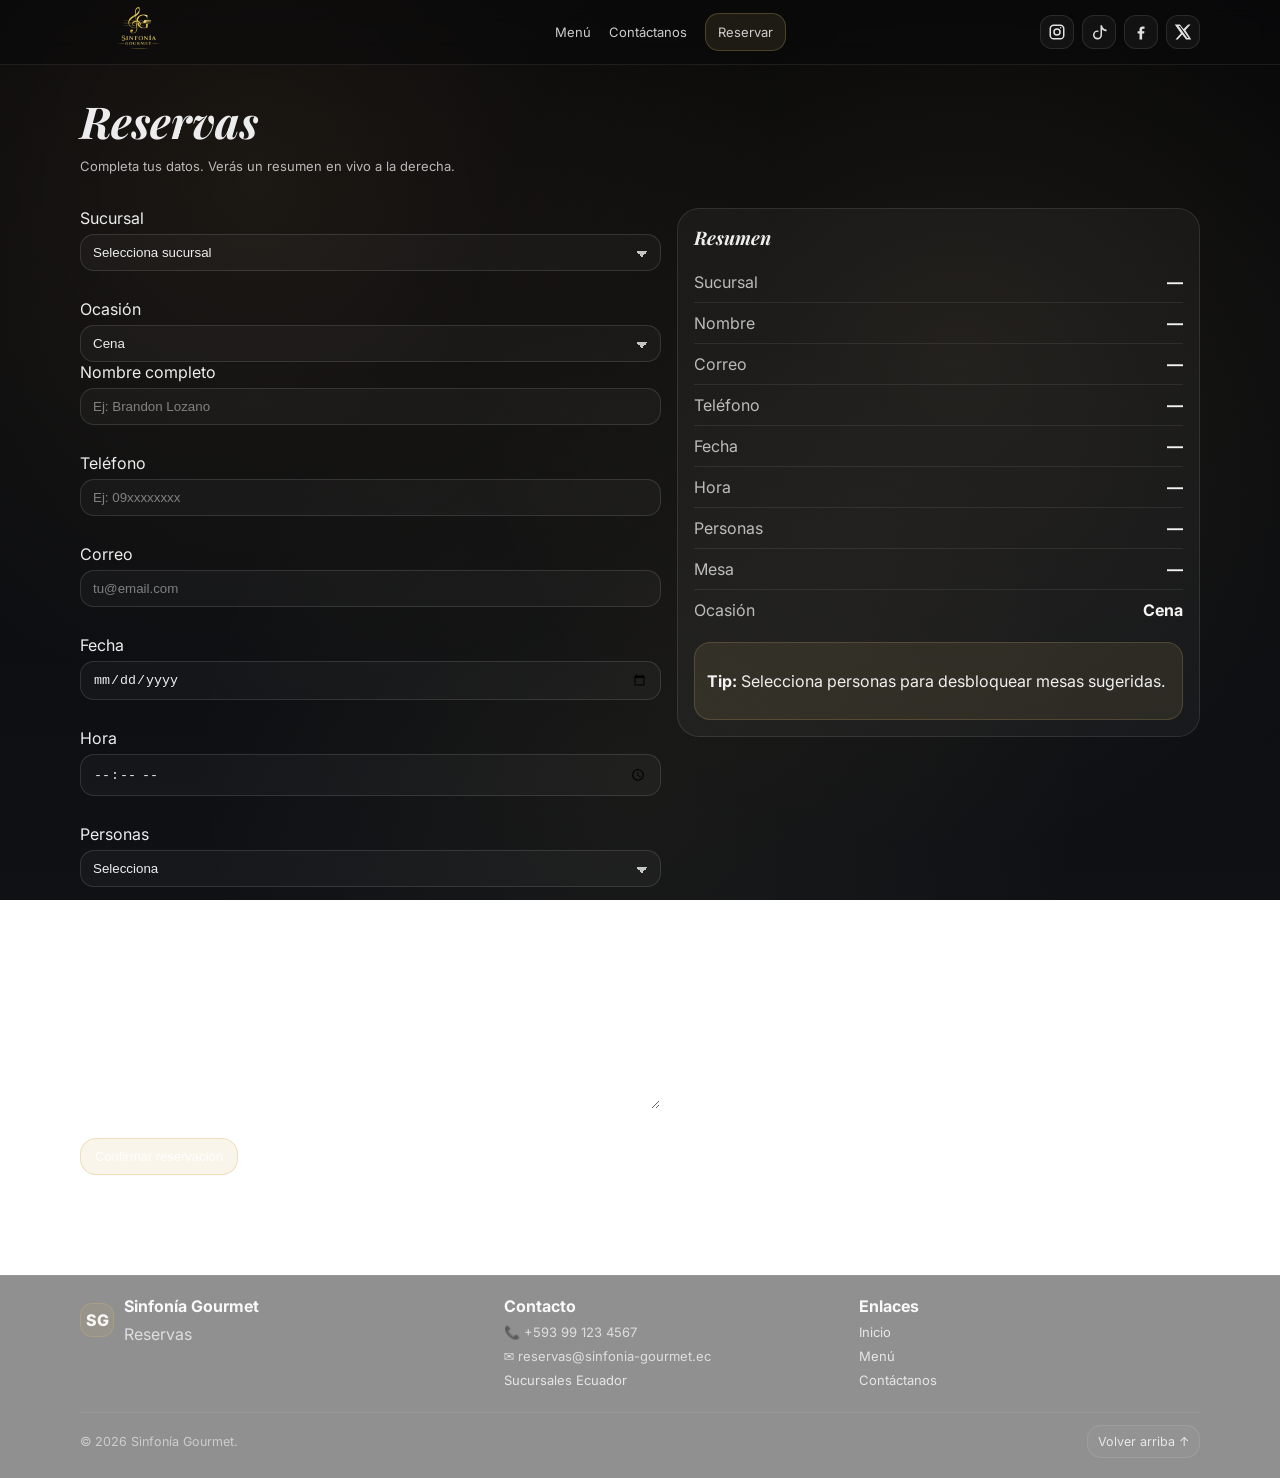
<file: reservas.html>
<!DOCTYPE html>
<html lang="es">

<head>
  <meta charset="UTF-8" />
  <meta name="viewport" content="width=device-width, initial-scale=1.0" />
  <title>Reservas — Sinfonía Gourmet</title>

  <link rel="preconnect" href="https://fonts.googleapis.com">
  <link rel="preconnect" href="https://fonts.gstatic.com" crossorigin>
  <link
    href="https://fonts.googleapis.com/css2?family=Playfair+Display:wght@500;700&family=Inter:wght@400;500;600&display=swap"
    rel="stylesheet">

  <link rel="stylesheet" href="css/styles.css" />
</head>

<body>
  <header class="header" id="top">
    <div class="container header__inner">
      <a class="brand" href="index.html" aria-label="Inicio">
        <span class="brand__logoWrap">
          <img class="brand__logo" src="assets/dishes/logo.jpg" alt="Logo Sinfonía Gourmet" />
        </span>
        <span class="brand__name"></span>
      </a>

      <nav class="nav">
        <a href="menu.html">Menú</a>
        <a href="contacto.html">Contáctanos</a>
        <a href="reservas.html" class="nav__cta">Reservar</a>
      </nav>

      <div class="navSocial" aria-label="Redes sociales">
        <a class="socialIcon" href="https://instagram.com/" target="_blank" rel="noopener" aria-label="Instagram">
          <svg viewBox="0 0 24 24" aria-hidden="true">
            <path
              d="M7.5 2h9A5.5 5.5 0 0 1 22 7.5v9A5.5 5.5 0 0 1 16.5 22h-9A5.5 5.5 0 0 1 2 16.5v-9A5.5 5.5 0 0 1 7.5 2zm9 2h-9A3.5 3.5 0 0 0 4 7.5v9A3.5 3.5 0 0 0 7.5 20h9a3.5 3.5 0 0 0 3.5-3.5v-9A3.5 3.5 0 0 0 16.5 4z" />
            <path d="M12 7a5 5 0 1 1 0 10 5 5 0 0 1 0-10zm0 2a3 3 0 1 0 0 6 3 3 0 0 0 0-6z" />
            <path d="M17.8 6.2a1 1 0 1 1-2 0 1 1 0 0 1 2 0z" />
          </svg>
        </a>

        <a class="socialIcon" href="https://tiktok.com/" target="_blank" rel="noopener" aria-label="TikTok">
          <svg viewBox="0 0 24 24" aria-hidden="true">
            <path
              d="M16 3c.6 3.4 2.6 5.4 6 5.8V11c-2.3-.1-4.2-.9-6-2.4V16a6 6 0 1 1-6-6c.4 0 .8 0 1.2.1V12a3.8 3.8 0 0 0-1.2-.2A4 4 0 1 0 14 16V3h2z" />
          </svg>
        </a>

        <a class="socialIcon" href="https://facebook.com/" target="_blank" rel="noopener" aria-label="Facebook">
          <svg viewBox="0 0 24 24" aria-hidden="true">
            <path
              d="M13.5 22v-8h2.7l.4-3H13.5V9.1c0-.9.3-1.6 1.6-1.6h1.6V4.8c-.3 0-1.3-.1-2.5-.1-2.5 0-4.2 1.5-4.2 4.3V11H7.5v3H10v8h3.5z" />
          </svg>
        </a>

        <a class="socialIcon" href="https://x.com/" target="_blank" rel="noopener" aria-label="X">
          <svg viewBox="0 0 24 24" aria-hidden="true">
            <path
              d="M18.9 2H22l-6.8 7.8L23 22h-6.8l-5.3-6.6L5 22H2l7.3-8.4L1 2h6.9l4.8 6.1L18.9 2zm-1.2 18h1.7L7.9 4H6.1l11.6 16z" />
          </svg>
        </a>
      </div>

      <button class="burger" type="button" aria-label="Abrir menú" aria-expanded="false">
        <span></span><span></span><span></span>
      </button>
    </div>

    <div class="mobileNav" hidden>
      <a href="menu.html">Menú</a>
      <a href="contacto.html">Contáctanos</a>
      <a href="reservas.html">Reservar</a>
    </div>
  </header>

  <main>
    <section class="pageHero">
      <div class="container pageHero__inner">
        <h1>Reservas</h1>
        <p class="muted">Completa tus datos. Verás un resumen en vivo a la derecha.</p>
      </div>
    </section>

    <section class="section">
      <div class="container reserve">
        <div class="reserve__grid">

          <!-- FORM -->
          <form class="form" id="reservationForm" novalidate>
            <div class="fieldRow">
              <div class="field">
                <label for="branch">Sucursal</label>
                <select id="branch" name="branch" required>
                  <option value="" selected disabled>Selecciona sucursal</option>
                  <option value="Quito — La Floresta">Quito — La Floresta</option>
                  <option value="Guayaquil — Samborondón">Guayaquil — Samborondón</option>
                  <option value="Cuenca — Centro Histórico">Cuenca — Centro Histórico</option>
                </select>
                <small class="error" data-error-for="branch"></small>
              </div>

              <div class="field">
                <label for="occasion">Ocasión</label>
                <select id="occasion" name="occasion">
                  <option value="Cena">Cena</option>
                  <option value="Cumpleaños">Cumpleaños</option>
                  <option value="Aniversario">Aniversario</option>
                  <option value="Negocios">Negocios</option>
                </select>
              </div>
            </div>

            <div class="field">
              <label for="name">Nombre completo</label>
              <input id="name" name="name" type="text" placeholder="Ej: Brandon Lozano" required minlength="3" />
              <small class="error" data-error-for="name"></small>
            </div>

            <div class="fieldRow">
              <div class="field">
                <label for="phone">Teléfono</label>
                <input id="phone" name="phone" type="tel" placeholder="Ej: 09xxxxxxxx" required />
                <small class="error" data-error-for="phone"></small>
              </div>

              <div class="field">
                <label for="email">Correo</label>
                <input id="email" name="email" type="email" placeholder="tu@email.com" required />
                <small class="error" data-error-for="email"></small>
              </div>
            </div>

            <div class="fieldRow">
              <div class="field">
                <label for="date">Fecha</label>
                <input id="date" name="date" type="date" required />
                <small class="error" data-error-for="date"></small>
              </div>

              <div class="field">
                <label for="time">Hora</label>
                <input id="time" name="time" type="time" required />
                <small class="error" data-error-for="time"></small>
              </div>
            </div>

            <div class="fieldRow">
              <div class="field">
                <label for="guests">Personas</label>
                <select id="guests" name="guests" required>
                  <option value="" selected disabled>Selecciona</option>
                  <option value="1">1</option>
                  <option value="2">2</option>
                  <option value="3">3</option>
                  <option value="4">4</option>
                  <option value="5">5</option>
                  <option value="6">6</option>
                  <option value="7">7</option>
                  <option value="8">8</option>
                </select>
                <small class="error" data-error-for="guests"></small>
              </div>

              <div class="field">
                <label for="table">Mesa (según personas)</label>
                <select id="table" name="table" required>
                  <option value="" selected disabled>Elige primero personas</option>
                </select>
                <small class="error" data-error-for="table"></small>
              </div>
            </div>

            <label class="field">
              <span>Descripción</span>
              <textarea id="notes" name="notes" rows="4" placeholder="Describe tu reservación (mínimo 10 caracteres)"
                required></textarea>
              <small class="error" data-error-for="notes"></small>
            </label>

            <button class="btn btn--primary btn--full" type="submit">
              Confirmar reservación
            </button>

            <p class="formHint">
              Al confirmar, se validan tus datos.
            </p>
          </form>

          <!-- SUMMARY -->
          <aside class="summary" aria-label="Resumen">
            <div class="summary__card">
              <h3>Resumen</h3>
              <div class="summary__rows">
                <div class="row"><span>Sucursal</span><strong id="sBranch">—</strong></div>
                <div class="row"><span>Nombre</span><strong id="sName">—</strong></div>
                <div class="row"><span>Correo</span><strong id="sEmail">—</strong></div>
                <div class="row"><span>Teléfono</span><strong id="sPhone">—</strong></div>
                <div class="row"><span>Fecha</span><strong id="sDate">—</strong></div>
                <div class="row"><span>Hora</span><strong id="sTime">—</strong></div>
                <div class="row"><span>Personas</span><strong id="sGuests">—</strong></div>
                <div class="row"><span>Mesa</span><strong id="sTable">—</strong></div>
                <div class="row"><span>Ocasión</span><strong id="sOccasion">—</strong></div>
              </div>
              <div class="summary__note">
                <p><strong>Tip:</strong> Selecciona personas para desbloquear mesas sugeridas.</p>
              </div>
            </div>
          </aside>

        </div>
      </div>
    </section>
  </main>

  <!-- OVERLAY MENSAJE GLOBAL -->
  <div class="overlay" id="overlay" hidden>
    <div class="overlay__card" role="alert" aria-live="assertive">
      <div class="overlay__icon" id="overlayIcon">!</div>
      <div class="overlay__text">
        <h3 id="overlayTitle">Mensaje</h3>
        <p id="overlayMsg">…</p>
      </div>
      <button class="overlay__btn" id="overlayClose" type="button">Entendido</button>
    </div>
  </div>

  <footer class="footer">
    <div class="container footer__grid">
      <div class="footer__col">
        <div class="footerBrand">
          <span class="footerBrand__mark">SG</span>
          <div>
            <strong>Sinfonía Gourmet</strong>
            <div class="muted">Reservas</div>
          </div>
        </div>
      </div>

      <div class="footer__col">
        <strong>Contacto</strong>
        <div class="footerList">
          <span class="muted">📞 +593 99 123 4567</span>
          <span class="muted">✉️ reservas@sinfonia-gourmet.ec</span>
          <a href="contacto.html">Sucursales Ecuador</a>
        </div>
      </div>

      <div class="footer__col">
        <strong>Enlaces</strong>
        <div class="footerList">
          <a href="index.html">Inicio</a>
          <a href="menu.html">Menú</a>
          <a href="contacto.html">Contáctanos</a>
        </div>
      </div>

      <div class="footer__bottom">
        <span>© <span id="year"></span> Sinfonía Gourmet.</span>
        <a class="toTop" href="#top">Volver arriba ↑</a>
      </div>
    </div>
  </footer>

  <script src="js/app.js"></script>
</body>

</html>
</file>
<file: css/styles.css>
/* ===========================
   Sinfonía Gourmet — Styles
   Estilo pro original (estable)
=========================== */
:root{
  --bg0:#070708;
  --bg1:#0f1115;

  --card: rgba(255,255,255,.045);
  --card2: rgba(255,255,255,.03);
  --line: rgba(255,255,255,.10);

  --text: rgba(255,255,255,.92);
  --muted: rgba(255,255,255,.70);
  --muted2: rgba(255,255,255,.55);

  --gold: #d7b76a;
  --shadow: 0 18px 60px rgba(0,0,0,.45);

  --radius: 22px;
  --radius2: 26px;

  --font: "Inter", system-ui, -apple-system, Segoe UI, Roboto, Arial, sans-serif;
  --title: "Playfair Display", serif;

  --container: 1120px;
}

*{ box-sizing:border-box; }
html, body{ height:100%; }
body{
  margin:0;
  min-height:100vh;
  display:flex;
  flex-direction:column;

  font-family: var(--font);
  color: var(--text);

  background:
    radial-gradient(circle at 20% 20%, rgba(255,200,120,0.08), transparent 42%),
    radial-gradient(circle at 75% 40%, rgba(215,183,106,0.08), transparent 45%),
    radial-gradient(circle at 50% 85%, rgba(215,183,106,0.06), transparent 45%),
    linear-gradient(180deg, var(--bg0), var(--bg1));
  background-attachment: fixed;
}

main{ flex:1; }

img{ max-width:100%; display:block; }
a{ color: inherit; text-decoration:none; }
a:hover{ text-decoration:none; }
strong{ color: rgba(255,255,255,.95); }

.container{
  width:min(var(--container), calc(100% - 40px));
  margin:0 auto;
}

.muted{ color: var(--muted); }
code{
  background: rgba(255,255,255,.06);
  border: 1px solid rgba(255,255,255,.10);
  padding: 2px 8px;
  border-radius: 10px;
  color: rgba(255,255,255,.85);
}

/* Header */
.header{
  position: sticky;
  top:0;
  z-index: 50;
  background: rgba(10,10,12,.55);
  backdrop-filter: blur(12px);
  border-bottom: 1px solid rgba(255,255,255,.08);
}
.header__inner{
  height: 64px;
  display:flex;
  align-items:center;
  justify-content:space-between;
  gap: 16px;
}

.brand{
  display:flex;
  align-items:center;
  gap: 10px;
  min-width: 220px;
}

/* Logo sin cuadro */
.brand__logoWrap{
  width: 120px;       /* puedes subir a 52px si quieres más grande */
  height: 120px;
  display: grid;
  place-items: center;

  background: transparent; /* sin caja */
  border: 0;               /* sin borde */
  border-radius: 0;        /* sin redondeo */
  overflow: visible;       /* que no recorte */
  box-shadow: none;
  flex: 0 0 auto;
}

.brand__logo{
  width: 120px;     /* igual que el contenedor */
  height: 120px;
  object-fit: contain;
  object-position: center;
  display: block;
}

.brand__logoWrap.is-fallback .brand__fallback{ display:block; }
.brand__fallback{
  display:none;
  font-weight:700;
  font-size: 12px;
  color: rgba(255,255,255,.9);
}
.brand__name{
  font-weight:600;
  font-size: 14px;
  opacity: .92;
}

.nav{
  display:flex;
  align-items:center;
  gap: 18px;
  font-size: 13px;
}
.nav a{
  opacity: .86;
  transition: opacity .2s ease;
}
.nav a:hover{ opacity: 1; }
.nav .is-current{ opacity: 1; }

.nav__cta{
  padding: 10px 12px;
  border-radius: 14px;
  border: 1px solid rgba(215,183,106,.30);
  background: rgba(215,183,106,.12);
}

.burger{
  display:none;
  width: 44px;
  height: 40px;
  border-radius: 14px;
  border: 1px solid rgba(255,255,255,.10);
  background: rgba(255,255,255,.04);
  cursor:pointer;
}
.burger span{
  display:block;
  width: 20px;
  height: 2px;
  background: rgba(255,255,255,.85);
  margin: 4px auto;
  border-radius: 99px;
}


/* Mobile nav: oculto por defecto */
.mobileNav{
  display: none;
}

/* Solo en pantallas pequeñas se habilita el menú hamburguesa */
@media (max-width: 980px){
  .nav{ display:none; }
  .burger{ display:block; }

  .mobileNav{
    display: grid;
    border-top: 1px solid rgba(255,255,255,.08);
    padding: 12px 20px;
    gap: 10px;
  }

  .mobileNav a{
    padding: 10px 12px;
    border-radius: 14px;
    background: rgba(255,255,255,.04);
    border: 1px solid rgba(255,255,255,.08);
  }
}
/* Buttons */
.btn{
  display:inline-flex;
  align-items:center;
  justify-content:center;
  gap: 10px;
  padding: 10px 14px;
  border-radius: 16px;
  border: 1px solid rgba(255,255,255,.10);
  background: rgba(255,255,255,.04);
  color: rgba(255,255,255,.9);
  cursor:pointer;
  transition: transform .2s ease, border-color .2s ease, background .2s ease;
  font-size: 13px;
  user-select:none;
}
.btn:hover{ transform: translateY(-2px); border-color: rgba(215,183,106,.25); }
.btn--primary{
  background: rgba(215,183,106,.14);
  border-color: rgba(215,183,106,.35);
}
.btn--ghost{ background: rgba(255,255,255,.03); }

.badge{
  display:inline-flex;
  align-items:center;
  gap: 10px;
  padding: 8px 12px;
  border-radius: 999px;
  background: rgba(255,255,255,.04);
  border: 1px solid rgba(255,255,255,.10);
  color: rgba(255,255,255,.82);
  font-size: 12px;
}
.badge__dot{
  width: 8px; height: 8px;
  border-radius: 99px;
  background: rgba(215,183,106,.9);
  box-shadow: 0 0 0 6px rgba(215,183,106,.12);
}

/* Hero */
.hero{
  padding: 54px 0 34px;
}
.hero__grid{
  display:grid;
  grid-template-columns: 1.2fr .8fr;
  gap: 22px;
  align-items:start;
}
.hero__title{
  font-family: var(--title);
  font-style: italic;
  font-weight: 700;
  line-height: 1.02;
  font-size: 52px;
  margin: 12px 0 10px;
}
.hero__titleAccent{
  display:block;
  color: rgba(215,183,106,.95);
  font-weight: 700;
}
.hero__text{
  color: var(--muted);
  max-width: 60ch;
  margin: 0 0 16px;
  font-size: 13.6px;
}
.hero__actions{
  display:flex;
  gap: 12px;
  flex-wrap:wrap;
  margin: 14px 0 10px;
}
.socialRow{
  display:flex;
  gap: 10px;
  margin-top: 8px;
}
.social{
  width: 34px;
  height: 34px;
  display:grid;
  place-items:center;
  border-radius: 12px;
  background: rgba(255,255,255,.04);
  border: 1px solid rgba(255,255,255,.10);
  color: rgba(255,255,255,.85);
  font-size: 11px;
  transition: transform .2s ease;
}
.social:hover{ transform: translateY(-2px); }
.hero__visual{
  display:flex;
  justify-content:flex-end;
}

/* Feature card */
.featureCard{
  width: min(440px, 100%);
  border-radius: var(--radius2);
  background: linear-gradient(180deg, rgba(255,255,255,.07), rgba(255,255,255,.03));
  border: 1px solid rgba(255,255,255,.12);
  box-shadow: var(--shadow);
  overflow:hidden;
  padding: 18px;
  transform-style: preserve-3d;
}
.featureCard__top{
  display:flex;
  justify-content:space-between;
  align-items:center;
  margin-bottom: 10px;
}
.chip{
  font-size: 12px;
  padding: 6px 10px;
  border-radius: 999px;
  background: rgba(255,255,255,.06);
  border: 1px solid rgba(255,255,255,.10);
}
.price{
  font-weight:700;
  color: rgba(215,183,106,.95);
}
.featureCard h3{
  margin: 10px 0 6px;
  font-family: var(--title);
  font-style: italic;
  font-size: 22px;
}
.featureCard p{
  margin:0;
  color: var(--muted);
  font-size: 13px;
}
.featureCard__img{
  margin-top: 14px;
  border-radius: 18px;
  overflow:hidden;
  border: 1px solid rgba(255,255,255,.10);
  background: rgba(255,255,255,.03);
  min-height: 200px;
  position: relative;
  display:grid;
  place-items:center;
}
.featureCard__img img{
  width:100%;
  height: 230px;
  object-fit: cover;
  display:block;
}
.imgPlaceholder{
  text-align:center;
  color: rgba(255,255,255,.75);
  font-size: 12px;
  padding: 18px;
}
.imgPlaceholder small{
  display:block;
  margin-top: 6px;
  color: rgba(255,255,255,.55);
}
.featureCard__img{
  margin-top: 14px;
  border-radius: 18px;
  overflow: hidden;
  border: 1px solid rgba(255,255,255,.10);
  background: rgba(255,255,255,.03);

  /* En vez de min-height, usamos ratio consistente */
  aspect-ratio: 16 / 9;
}

.featureCard__img img{
  width: 100%;
  height: 100%;
  object-fit: cover;        /* rellena sin deformar */
  object-position: center;  /* centrado */
  display: block;
}

/* Sections */
.section{ padding: 28px 0; }
.section--soft{
  padding: 26px 0;
  border-top: 1px solid rgba(255,255,255,.06);
  border-bottom: 1px solid rgba(255,255,255,.06);
  background: rgba(255,255,255,.015);
}
.section__head{
  display:flex;
  justify-content:space-between;
  align-items:flex-end;
  gap: 14px;
  flex-wrap:wrap;
  margin-bottom: 14px;
}
.section__head h2{
  margin:0;
  font-family: var(--title);
  font-style: italic;
  font-size: 30px;
}
.section__head p{
  margin:6px 0 0;
  color: var(--muted);
  font-size: 13px;
}

.miniGrid{
  margin-top: 14px;
  display:grid;
  grid-template-columns: repeat(3, minmax(0,1fr));
  gap: 14px;
}
.miniCard{
  padding: 16px;
  border-radius: var(--radius);
  background: rgba(255,255,255,.04);
  border: 1px solid rgba(255,255,255,.10);
  transition: transform .25s ease, border-color .25s ease;
  transform-style: preserve-3d;
}
.miniCard:hover{ border-color: rgba(215,183,106,.26); transform: translateY(-2px); }
.miniCard h3{
  margin:0 0 8px;
  font-family: var(--title);
  font-style: italic;
}
.miniCard__bottom{
  display:flex;
  justify-content:space-between;
  align-items:center;
  gap:10px;
  flex-wrap:wrap;
  margin-top: 12px;
}
.pill{
  font-size: 12px;
  padding: 6px 10px;
  border-radius: 999px;
  background: rgba(255,255,255,.05);
  border: 1px solid rgba(255,255,255,.10);
  color: rgba(255,255,255,.82);
}
.link{
  opacity:.9;
  font-size: 12px;
}
.link:hover{ opacity:1; text-decoration: underline; }

/* Carousel */
.carousel{
  overflow:hidden;
  border-radius: var(--radius);
  background: rgba(255,255,255,.02);
  border: 1px solid rgba(255,255,255,.08);
}
.carousel__track{
  display:flex;
  gap: 14px;
  padding: 14px;
  overflow-x:auto;
  overflow-y:hidden;
  scroll-snap-type: x mandatory;
  scroll-behavior:smooth;
  -webkit-overflow-scrolling: touch;
  scrollbar-width:none;
  cursor: grab;
}
.carousel__track::-webkit-scrollbar{ display:none; }
.carousel__track:active{ cursor: grabbing; }
.carousel__item{
  min-width: min(380px, 84vw);
  scroll-snap-align: start;
}
.carouselControls{ display:flex; gap: 10px; }
.iconBtn{
  width: 42px; height: 42px;
  border-radius: 14px;
  border: 1px solid rgba(255,255,255,.10);
  background: rgba(255,255,255,.05);
  color: rgba(255,255,255,.86);
  cursor:pointer;
  transition: transform .2s ease;
}
.iconBtn:hover{ transform: translateY(-2px); }

.reviewCard{
  padding: 16px;
  border-radius: 18px;
  background: rgba(255,255,255,.04);
  border: 1px solid rgba(255,255,255,.10);
}
.reviewCard__top{
  display:flex;
  justify-content:space-between;
  gap: 10px;
  align-items:center;
  margin-bottom: 10px;
}
.starsSmall{
  color: rgba(215,183,106,.95);
  letter-spacing: 1px;
  font-size: 12px;
}

/* Menu */
.pageHero{ padding: 26px 0 6px; }
.pageHero__inner h1{
  margin: 0;
  font-family: var(--title);
  font-style: italic;
  font-size: 44px;
}
.pageHero__inner p{
  margin: 8px 0 0;
  color: var(--muted);
  font-size: 13px;
}
.filters{
  display:flex;
  gap: 10px;
  flex-wrap:wrap;
  margin: 10px 0 16px;
}
.filter{
  padding: 8px 12px;
  border-radius: 999px;
  border: 1px solid rgba(255,255,255,.10);
  background: rgba(255,255,255,.04);
  color: rgba(255,255,255,.85);
  font-size: 12px;
  cursor:pointer;
  transition: transform .2s ease, border-color .2s ease;
}
.filter:hover{ transform: translateY(-1px); border-color: rgba(215,183,106,.25); }
.filter.is-active{
  border-color: rgba(215,183,106,.40);
  background: rgba(215,183,106,.12);
}

.menuGrid{
  display:grid;
  grid-template-columns: repeat(2, minmax(0, 1fr));
  gap: 16px;
}
/* Imagen del producto: sin espacios raros */
.dishCard__img{
  background: rgba(255,255,255,.02);
  border-bottom: 1px solid rgba(255,255,255,.08);
  overflow: hidden;
  display:block;

  /* Ajusta el ratio (16:9 se ve muy bien en cards) */
  aspect-ratio: 16 / 9;
}

.dishCard__img img{
  width: 100%;
  height: 100%;
  object-fit: cover;          /* llena el contenedor */
  object-position: center;    /* centrado */
  display:block;
}

.dishCard__img::after{
  content:"";
  position:absolute;
  inset:0;
  pointer-events:none;
  background: linear-gradient(to bottom, rgba(0,0,0,.18), transparent 40%, rgba(0,0,0,.28));
}

.dishCard__img{
  position: relative;
}


.dishCard__body{ padding: 14px 16px 16px; }
.dishCard__top{
  display:flex;
  justify-content:space-between;
  align-items:flex-start;
  gap: 12px;
}
.dishCard__top h3{
  margin: 0;
  font-family: var(--title);
  font-style: italic;
  font-size: 18px;
}
.menuItem__price{
  font-weight: 700;
  color: rgba(215,183,106,.95);
  white-space: nowrap;
}
.dishCard__body p{
  margin: 8px 0 10px;
  color: var(--muted);
  font-size: 13px;
}
.dishCard__meta{
  display:flex;
  gap: 8px;
  flex-wrap: wrap;
}
.menuItem__tag{
  font-size: 12px;
  padding: 6px 10px;
  border-radius: 999px;
  background: rgba(255,255,255,.05);
  border: 1px solid rgba(255,255,255,.10);
  color: rgba(255,255,255,.82);
}

/* Hide without gaps */
.menuItem.is-hidden{ display:none !important; }

/* Forms */
.formCard{
  padding: 16px;
  border-radius: var(--radius);
  background: rgba(255,255,255,.03);
  border: 1px solid rgba(255,255,255,.10);
}
.formGrid{
  display:grid;
  grid-template-columns: repeat(2, minmax(0,1fr));
  gap: 14px;
}
.field{ display:grid; gap: 6px; }
.field span{ font-size: 13px; color: rgba(255,255,255,.84); }
input, select, textarea{
  width:100%;
  padding: 10px 12px;
  border-radius: 14px;
  border: 1px solid rgba(255,255,255,.10);
  background: rgba(255,255,255,.03);
  color: rgba(255,255,255,.90);
  outline: none;
}
textarea{ resize: vertical; }
.field--full{ grid-column: 1 / -1; }

.formActions{
  display:flex;
  gap: 12px;
  flex-wrap:wrap;
  margin-top: 14px;
}
.formHint{ margin-top: 10px; }

/* Contact grid */
.contactGrid{
  display:grid;
  grid-template-columns: repeat(3, minmax(0,1fr));
  gap: 14px;
}
.card{
  padding: 16px;
  border-radius: var(--radius);
  background: rgba(255,255,255,.04);
  border: 1px solid rgba(255,255,255,.10);
}
.card h3{
  margin:0 0 8px;
  font-family: var(--title);
  font-style: italic;
}
.card--full{ grid-column: 1 / -1; }
.ctaRow{ display:flex; gap: 12px; flex-wrap:wrap; margin-top: 10px; }

/* Footer */
.footer{
  margin-top: 26px;
  border-top: 1px solid rgba(255,255,255,.08);
  background: rgba(10,10,12,.45);
  backdrop-filter: blur(10px);
}
.footer__grid{
  padding: 20px 0;
  display:grid;
  grid-template-columns: 1.2fr 1fr 1fr;
  gap: 14px;
}
.footer__col strong{ display:block; margin-bottom: 8px; }
.footerList{
  display:grid;
  gap: 8px;
  font-size: 13px;
  color: var(--muted);
}
.footerList a{ color: rgba(255,255,255,.86); opacity:.9; }
.footerList a:hover{ opacity:1; text-decoration: underline; }

.footerBrand{
  display:flex;
  gap: 10px;
  align-items:center;
}
.footerBrand__mark{
  width: 34px; height: 34px;
  border-radius: 12px;
  background: rgba(215,183,106,.12);
  border: 1px solid rgba(215,183,106,.25);
  display:grid;
  place-items:center;
  font-weight: 800;
  color: rgba(255,255,255,.92);
}

.footer__bottom{
  grid-column: 1 / -1;
  margin-top: 10px;
  padding-top: 12px;
  border-top: 1px solid rgba(255,255,255,.06);
  display:flex;
  justify-content:space-between;
  align-items:center;
  gap: 12px;
  color: var(--muted2);
  font-size: 12.5px;
}
.toTop{
  padding: 8px 10px;
  border-radius: 14px;
  border: 1px solid rgba(255,255,255,.10);
  background: rgba(255,255,255,.03);
  color: rgba(255,255,255,.78);
}
.toTop:hover{ color: rgba(255,255,255,.92); }

/* Responsive */
@media (max-width: 980px){
  .hero__grid{ grid-template-columns: 1fr; }
  .hero__visual{ justify-content:flex-start; }
  .menuGrid{ grid-template-columns: 1fr; }
  .miniGrid{ grid-template-columns: 1fr; }
  .footer__grid{ grid-template-columns: 1fr; }
  .contactGrid{ grid-template-columns: 1fr; }
  .formGrid{ grid-template-columns: 1fr; }
  .nav{ display:none; }
  .burger{ display:block; }
}

/* ===== Reservas layout ===== */
.reserve__grid{
  display:grid;
  grid-template-columns: 1fr .9fr;
  gap: 16px;
  align-items:start;
}

@media (max-width: 980px){
  .reserve__grid{ grid-template-columns: 1fr; }
}

/* ===== Summary (panel) ===== */
.summary__card{
  padding: 16px;
  border-radius: var(--radius);
  background: rgba(255,255,255,.04);
  border: 1px solid rgba(255,255,255,.10);
}
.summary__card h3{
  margin:0 0 12px;
  font-family: var(--title);
  font-style: italic;
}
.summary__rows .row{
  display:flex;
  justify-content:space-between;
  gap: 12px;
  padding: 10px 0;
  border-bottom: 1px solid rgba(255,255,255,.08);
}
.summary__rows .row:last-child{ border-bottom: 0; }
.summary__rows span{ color: var(--muted); }

.summary__note{
  margin-top: 12px;
  padding: 12px;
  border-radius: 16px;
  background: rgba(215,183,106,.10);
  border: 1px solid rgba(215,183,106,.20);
}

/* ===== Form errors ===== */
input.invalid, select.invalid, textarea.invalid{
  border-color: rgba(255, 99, 99, .55) !important;
}
.error{
  display:block;
  min-height: 16px;
  margin-top: 6px;
  color: rgba(255, 132, 132, .95);
  font-size: 12px;
}

/* ===== Overlay (solo visible cuando NO tiene [hidden]) ===== */
.overlay[hidden]{
  display: none !important;
}

.overlay{
  position: fixed;
  inset: 0;
  background: rgba(0,0,0,.65);
  backdrop-filter: blur(8px);
  z-index: 9999;

  /* NO lo mostramos aquí, lo mostramos en .overlay:not([hidden]) */
}

.overlay:not([hidden]){
  display: grid;
  place-items: center;
}

.overlay__card{
  width: min(560px, 92vw);
  border-radius: 22px;
  padding: 16px;
  background: rgba(255,255,255,.06);
  border: 1px solid rgba(255,255,255,.12);
  box-shadow: 0 18px 60px rgba(0,0,0,.45);
  display:flex;
  gap: 12px;
  align-items:flex-start;
}

.overlay__icon{
  width: 42px;
  height: 42px;
  border-radius: 14px;
  display:grid;
  place-items:center;
  font-weight: 800;
  background: rgba(255,99,99,.18);
  border: 1px solid rgba(255,99,99,.35);
}

.overlay.is-success .overlay__icon{
  background: rgba(64,255,160,.16);
  border-color: rgba(64,255,160,.35);
}

.overlay__text h3{
  margin: 2px 0 6px;
  font-family: var(--title);
  font-style: italic;
}
.overlay__text p{ margin:0; color: var(--muted); }

.overlay__btn{
  margin-left:auto;
  padding: 10px 12px;
  border-radius: 14px;
  border: 1px solid rgba(255,255,255,.12);
  background: rgba(255,255,255,.05);
  color: rgba(255,255,255,.9);
  cursor:pointer;
}

/* ===== Select / Inputs theme (dark) ===== */
select, input, textarea{
  background: rgba(255,255,255,.03);
  color: rgba(255,255,255,.92);
  border: 1px solid rgba(255,255,255,.12);
}

/* Placeholder de inputs */
input::placeholder, textarea::placeholder{
  color: rgba(255,255,255,.45);
}

/* Focus elegante */
select:focus, input:focus, textarea:focus{
  outline: none;
  border-color: rgba(215,183,106,.45);
  box-shadow: 0 0 0 4px rgba(215,183,106,.12);
}

/* Opciones del select (en la lista desplegable) */
select option{
  background: #0f1115;     /* color del panel */
  color: rgba(255,255,255,.92);
}

/* Quita estilos raros del sistema (ayuda en algunos navegadores) */
select{
  appearance: none;
  -webkit-appearance: none;
  -moz-appearance: none;
  background-image:
    linear-gradient(45deg, transparent 50%, rgba(255,255,255,.75) 50%),
    linear-gradient(135deg, rgba(255,255,255,.75) 50%, transparent 50%),
    linear-gradient(to right, transparent, transparent);
  background-position:
    calc(100% - 18px) 55%,
    calc(100% - 12px) 55%,
    0 0;
  background-size: 6px 6px, 6px 6px, 100% 100%;
  background-repeat: no-repeat;
  padding-right: 34px; /* espacio para la flechita */
}

/* ===== Select / Inputs theme (dark) ===== */
select, input, textarea{
  background: rgba(255,255,255,.03);
  color: rgba(255,255,255,.92);
  border: 1px solid rgba(255,255,255,.12);
}

/* Placeholder de inputs */
input::placeholder, textarea::placeholder{
  color: rgba(255,255,255,.45);
}

/* Focus elegante */
select:focus, input:focus, textarea:focus{
  outline: none;
  border-color: rgba(215,183,106,.45);
  box-shadow: 0 0 0 4px rgba(215,183,106,.12);
}

/* Opciones del select (en la lista desplegable) */
select option{
  background: #0f1115;     /* color del panel */
  color: rgba(255,255,255,.92);
}

/* Quita estilos raros del sistema (ayuda en algunos navegadores) */
select{
  appearance: none;
  -webkit-appearance: none;
  -moz-appearance: none;
  background-image:
    linear-gradient(45deg, transparent 50%, rgba(255,255,255,.75) 50%),
    linear-gradient(135deg, rgba(255,255,255,.75) 50%, transparent 50%),
    linear-gradient(to right, transparent, transparent);
  background-position:
    calc(100% - 18px) 55%,
    calc(100% - 12px) 55%,
    0 0;
  background-size: 6px 6px, 6px 6px, 100% 100%;
  background-repeat: no-repeat;
  padding-right: 34px; /* espacio para la flechita */
}




/* ===========================
   ANIMACIONES PRO
=========================== */

/* Reveal (aparece suave al scrollear) */
.reveal{
  opacity: 0;
  transform: translateY(10px);
  transition: opacity .7s ease, transform .7s ease;
}
.reveal.is-visible{
  opacity: 1;
  transform: translateY(0);
}

/* Hover lift: cards */
.dishCard, .miniCard, .featureCard, .reviewCard, .card, .form, .summary__card{
  transition: transform .22s ease, border-color .22s ease, box-shadow .22s ease;
}
.dishCard:hover, .miniCard:hover, .reviewCard:hover, .card:hover, .summary__card:hover{
  transform: translateY(-3px);
  border-color: rgba(215,183,106,.22);
  box-shadow: 0 18px 55px rgba(0,0,0,.35);
}

/* Botón con brillo sutil */
.btn{
  position: relative;
  overflow: hidden;
}
.btn::after{
  content:"";
  position:absolute;
  inset:-60px;
  background: radial-gradient(circle at var(--mx, 50%) var(--my, 50%), rgba(215,183,106,.18), transparent 55%);
  opacity: 0;
  transition: opacity .25s ease;
  pointer-events:none;
}
.btn:hover::after{ opacity: 1; }

/* Reduce motion (accesibilidad) */
@media (prefers-reduced-motion: reduce){
  .reveal, .dishCard, .miniCard, .featureCard, .reviewCard, .btn, .carousel__track{
    transition: none !important;
    animation: none !important;
  }
}

/* ===========================
   Reseñas de chefs + experiencia
=========================== */
.chefGrid{
  display:grid;
  grid-template-columns: repeat(3, minmax(0, 1fr));
  gap: 14px;
  margin-top: 14px;
}

.chefCard{
  padding: 16px;
  border-radius: var(--radius);
  background: rgba(255,255,255,.04);
  border: 1px solid rgba(255,255,255,.10);
  box-shadow: 0 16px 45px rgba(0,0,0,.25);
}

.chefCard__top{
  display:flex;
  justify-content:space-between;
  align-items:center;
  gap: 10px;
  margin-bottom: 10px;
}

.chefBadge{
  font-size: 12px;
  padding: 6px 10px;
  border-radius: 999px;
  background: rgba(215,183,106,.12);
  border: 1px solid rgba(215,183,106,.22);
  color: rgba(255,255,255,.88);
}

.chefStars{
  color: rgba(215,183,106,.95);
  letter-spacing: 1px;
  font-size: 12px;
}

.chefCard h3{
  margin: 0 0 6px;
  font-family: var(--title);
  font-style: italic;
}

.chefRole{
  margin: 0 0 10px;
  font-size: 13px;
}

.chefQuote{
  margin: 0 0 12px;
  color: rgba(255,255,255,.82);
  font-size: 13px;
  line-height: 1.55;
}

.chefMeta{
  display:flex;
  gap: 8px;
  flex-wrap: wrap;
}

.experienceGrid{
  display:grid;
  grid-template-columns: repeat(3, minmax(0, 1fr));
  gap: 14px;
  margin-top: 14px;
}

.infoCard{
  padding: 16px;
  border-radius: var(--radius);
  background: rgba(255,255,255,.04);
  border: 1px solid rgba(255,255,255,.10);
}

.infoCard h3{
  margin: 0 0 8px;
  font-family: var(--title);
  font-style: italic;
}

.awardStrip{
  margin-top: 14px;
  display:grid;
  grid-template-columns: repeat(3, minmax(0, 1fr));
  gap: 14px;
}

.awardItem{
  display:flex;
  gap: 10px;
  align-items:center;
  padding: 14px;
  border-radius: var(--radius);
  background: rgba(255,255,255,.03);
  border: 1px solid rgba(255,255,255,.08);
}

.awardIcon{
  width: 34px;
  height: 34px;
  display:grid;
  place-items:center;
  border-radius: 12px;
  background: rgba(215,183,106,.12);
  border: 1px solid rgba(215,183,106,.22);
}

/* Responsive */
@media (max-width: 980px){
  .chefGrid{ grid-template-columns: 1fr; }
  .experienceGrid{ grid-template-columns: 1fr; }
  .awardStrip{ grid-template-columns: 1fr; }
}


/* Chips/tags debajo del hero card */
.featureCard__tags{
  display: flex;
  gap: 8px;
  flex-wrap: wrap;
  margin-top: 12px;
}

.featureCard__tags span{
  font-size: 12px;
  padding: 6px 10px;
  border-radius: 999px;
  background: rgba(255,255,255,.05);
  border: 1px solid rgba(255,255,255,.12);
  color: rgba(255,255,255,.85);
}

/* ===== Maps en contacto ===== */
.mapEmbed{
  width: 100%;
  aspect-ratio: 16 / 9;
  border-radius: 16px;
  overflow: hidden;
  border: 1px solid rgba(255,255,255,.10);
  background: rgba(255,255,255,.03);
  margin-bottom: 12px;
}

.mapEmbed iframe{
  width: 100%;
  height: 100%;
  border: 0;
  display: block;
  filter: grayscale(12%) contrast(110%) brightness(90%);
}

.socialRow{
  display:flex;
  gap: 10px;
  margin-top: 10px;
  flex-wrap: wrap;
}

/* Botones con íconos */
.socialIcon{
  width: 38px;
  height: 38px;
  display:grid;
  place-items:center;
  border-radius: 14px;
  background: rgba(255,255,255,.04);
  border: 1px solid rgba(255,255,255,.10);
  transition: transform .2s ease, border-color .2s ease;
}

.socialIcon:hover{
  transform: translateY(-2px);
  border-color: rgba(215,183,106,.25);
}

.socialIcon svg{
  width: 18px;
  height: 18px;
  fill: rgba(255,255,255,.88);
}

.socialIcon:hover svg{
  fill: rgba(215,183,106,.95);
}

.navSocial{
  display:flex;
  gap: 8px;
  align-items:center;
}

/* en desktop: íconos más pequeños para no robar espacio */
.navSocial .socialIcon{
  width: 34px;
  height: 34px;
  border-radius: 12px;
}

/* en móvil: ocultar (ya tienes menú hamburguesa) */
@media (max-width: 980px){
  .navSocial{ display:none; }
}
</file>
